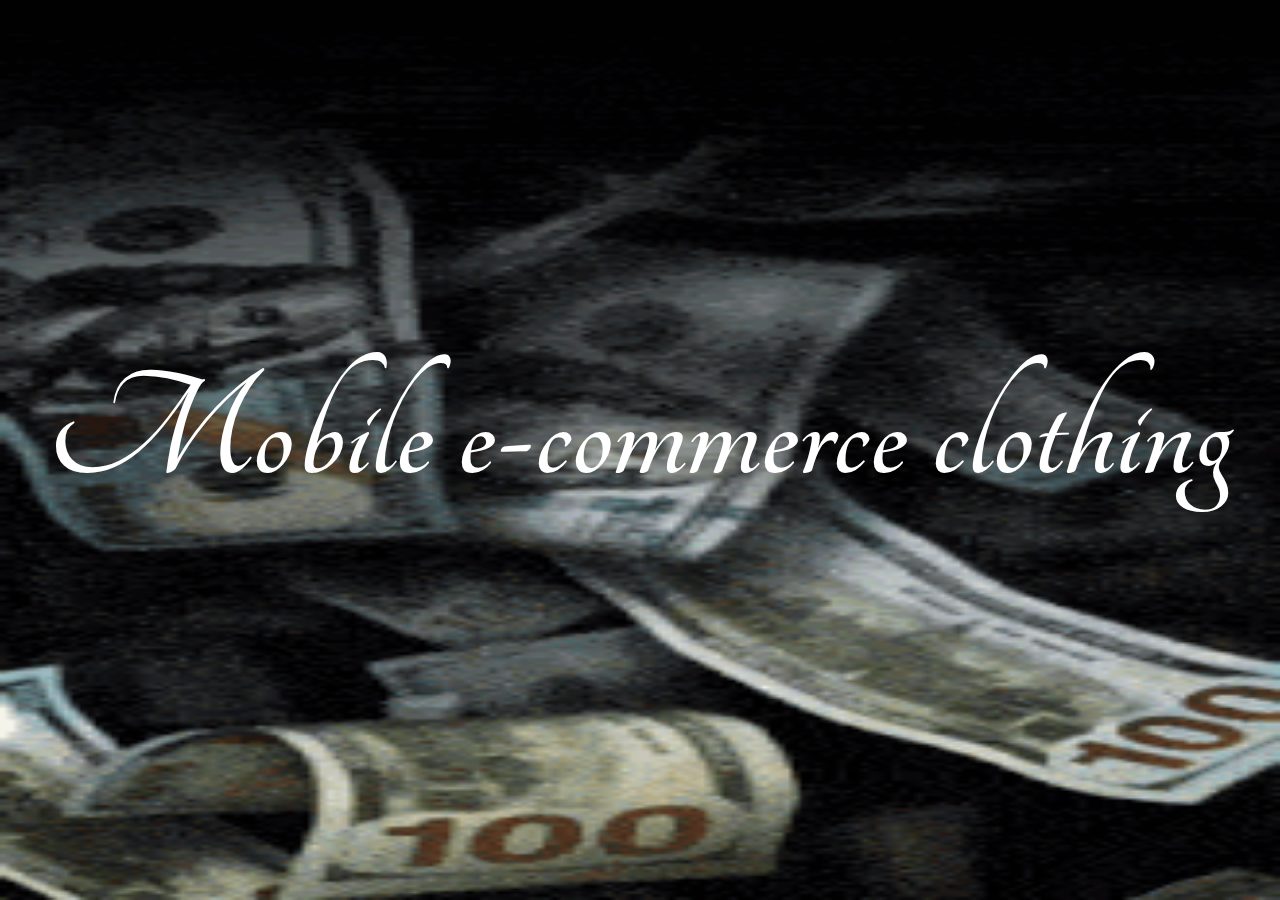
<file: index.html>
<!DOCTYPE html>
<html lang="en">
<head>
    <meta charset="UTF-8">
    <meta name="viewport" content="width=device-width, initial-scale=1.0">
    <title>High-Fidelity ( Splash-Screen )</title>
    <link rel="stylesheet" href="src/css/style.css">
</head>
<body>
    <a href="src/views/home.html">Mobile e-commerce clothing</a>
</body>
</html>
</file>
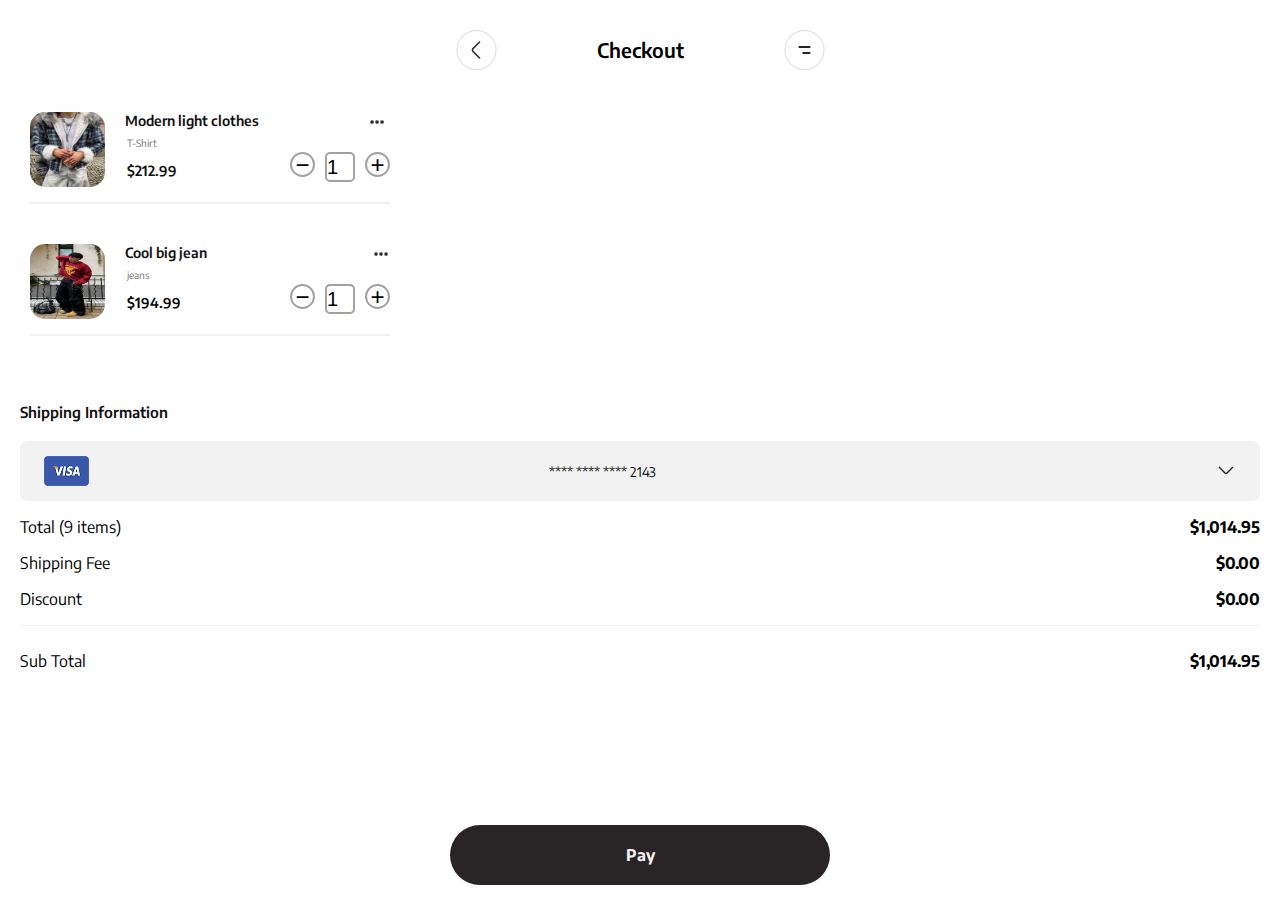
<file: src/views/checkout1.html>
<!DOCTYPE html>
<html lang="en">
<head>
    <meta charset="UTF-8">
    <meta name="viewport" content="width=device-width, initial-scale=1.0">
    <title>High-Fidelity ( Chekout )</title>
    <link rel="stylesheet" href="../css/checkout1.css">
</head>
<body>
    <header>
        <a href="../views/detail1.html">
            <img src="../storage/img/checkout/back_arrow.png" alt="back">
        </a>
        <h1>Checkout</h1>
        <a href="../views/home.html">
            <img src="../storage/img/checkout/menu.png" alt="menu">
        </a>
    </header>
    <main>
        <div class="products">
            <img class="model1" src="../storage/img/checkout/model1.png" alt="model1">
            <p class="Category">Modern light clothes</p>
            <p class="product">T-Shirt</p>
            <p class="worth">$212.99</p>
            <img class="points" src="../storage/img/checkout/points.png" alt="points">
        </div>
        <div class="counter-container">
            <button class="button">−</button>
            <input type="number" value="1" min="0" class="count">
            <button class="button">+</button>
        </div>
        <hr class="linea1">
        <div class="products">
            <img class="model1" src="../storage/img/checkout/model2.png" alt="model1">
            <p class="Category">Cool big jean</p>
            <p class="product1">jeans</p>
            <p class="worth1">$194.99</p>
            <img class="points" src="../storage/img/checkout/points.png" alt="points">
        </div>
        <div class="counter-container">
            <button class="button">−</button>
            <input type="number" value="1" min="0" class="count">
            <button class="button">+</button>
        </div>
        <hr class="linea1">
        <div class="main_content">
            <div class="content_wrapper">
            </div>
            <section class="shipping_information">
                <h1 class="main_section_title">Shipping Information</h1>
                <section class="payment_section">
                    <button class="payment_button">
                        <img src="../storage/img/checkout/visa.png" alt="Credit Card">
                        <div class="payment_button_credit">
                            <span>**** **** **** 2143</span>
                        </div>
                        <label class="custom_checkbox">
                            <img src="../storage/img/checkout/down_arrow.png" alt="">
                            <span class="checkmark"></span>
                        </label>
                    </button>
                    <div class="order-item">
                        <span>Total (9 items)</span>
                        <span>$1,014.95</span>
                    </div>
                    <div class="order-item">
                        <span>Shipping Fee</span>
                        <span>$0.00</span>
                    </div>
    
                    <div class="order-item">
                        <span>Discount</span>
                        <span>$0.00</span>
                    </div>
                    <div class="divider"></div>
                    <div class="order-item-total">
                        <span>Sub Total</span>
                        <span>$1,014.95</span>
                    </div>
                </section>
            </section>
        </main>
        <footer class="footer_section">
            <a href="#" class="pay_now_button">Pay</a>
        </footer> 
        </div>
</body>
</html>
</file>
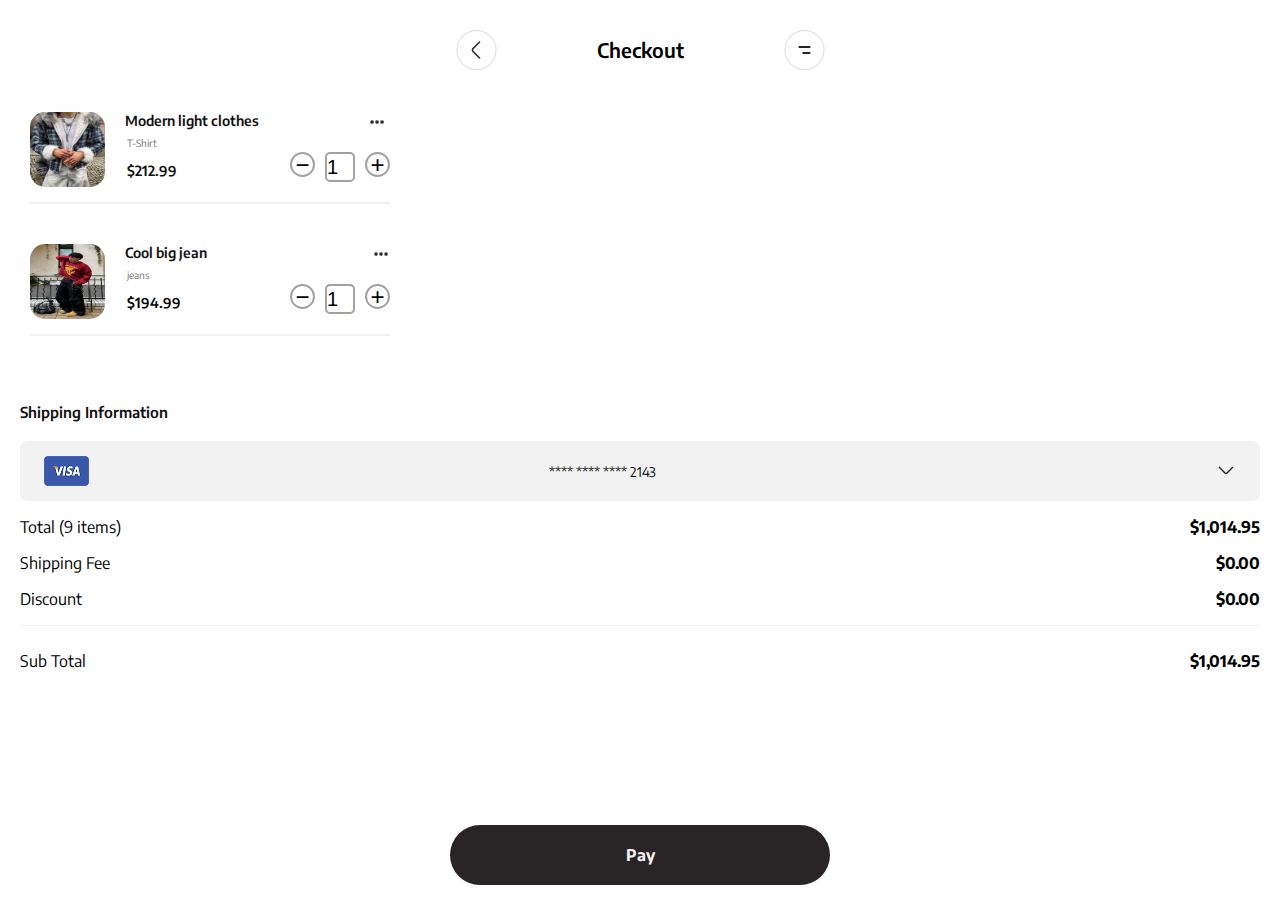
<file: src/views/checkout2.html>
<!DOCTYPE html>
<html lang="en">
<head>
    <meta charset="UTF-8">
    <meta name="viewport" content="width=device-width, initial-scale=1.0">
    <title>High-Fidelity ( Chekout )</title>
    <link rel="stylesheet" href="../css/checkout2.css">
</head>
<body>
    <header>
        <a href="../views/detail2.html">
            <img src="../storage/img/checkout/back_arrow.png" alt="back">
        </a>
        <h1>Checkout</h1>
        <a href="../views/home.html">
            <img src="../storage/img/checkout/menu.png" alt="menu">
        </a>
    </header>
    <main>
        <div class="products">
            <img class="model1" src="../storage/img/checkout/model1.png" alt="model1">
            <p class="Category">Modern light clothes</p>
            <p class="product">T-Shirt</p>
            <p class="worth">$212.99</p>
            <img class="points" src="../storage/img/checkout/points.png" alt="points">
        </div>
        <div class="counter-container">
            <button class="button">−</button>
            <input type="number" value="1" min="0" class="count">
            <button class="button">+</button>
        </div>
        <hr class="linea1">
        <div class="products">
            <img class="model1" src="../storage/img/checkout/model2.png" alt="model1">
            <p class="Category">Cool big jean</p>
            <p class="product1">jeans</p>
            <p class="worth1">$194.99</p>
            <img class="points" src="../storage/img/checkout/points.png" alt="points">
        </div>
        <div class="counter-container">
            <button class="button">−</button>
            <input type="number" value="1" min="0" class="count">
            <button class="button">+</button>
        </div>
        <hr class="linea1">
        <div class="main_content">
            <div class="content_wrapper">
            </div>
            <section class="shipping_information">
                <h1 class="main_section_title">Shipping Information</h1>
                <section class="payment_section">
                    <button class="payment_button">
                        <img src="../storage/img/checkout/visa.png" alt="Credit Card">
                        <div class="payment_button_credit">
                            <span>**** **** **** 2143</span>
                        </div>
                        <label class="custom_checkbox">
                            <img src="../storage/img/checkout/down_arrow.png" alt="">
                            <span class="checkmark"></span>
                        </label>
                    </button>
                    <div class="order-item">
                        <span>Total (9 items)</span>
                        <span>$1,014.95</span>
                    </div>
                    <div class="order-item">
                        <span>Shipping Fee</span>
                        <span>$0.00</span>
                    </div>
    
                    <div class="order-item">
                        <span>Discount</span>
                        <span>$0.00</span>
                    </div>
                    <div class="divider"></div>
                    <div class="order-item-total">
                        <span>Sub Total</span>
                        <span>$1,014.95</span>
                    </div>
                </section>
            </section>
        </main>
        <footer class="footer_section">
            <a href="#" class="pay_now_button">Pay</a>
        </footer> 
        </div>
</body>
</html>
</file>
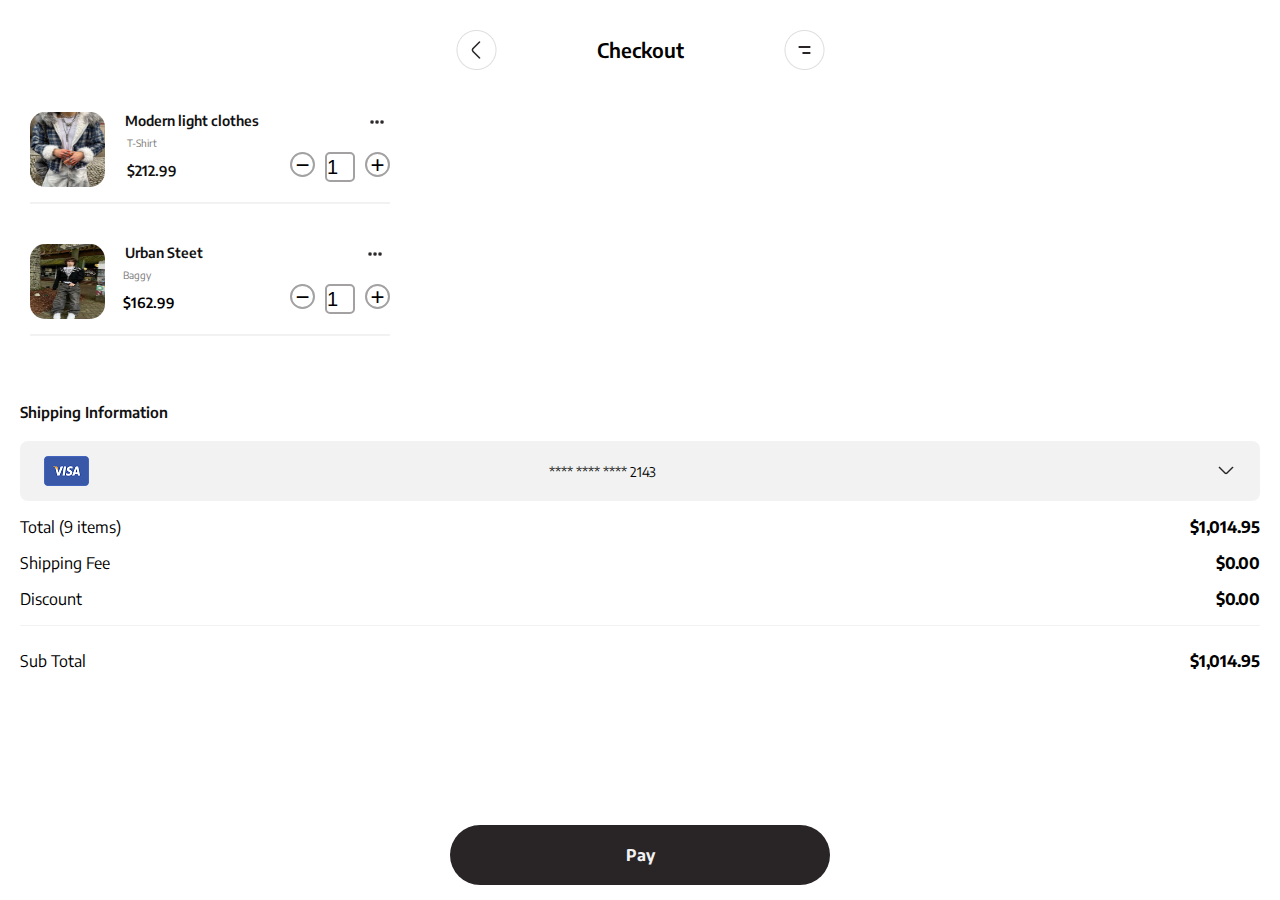
<file: src/views/checkout3.html>
<!DOCTYPE html>
<html lang="en">
<head>
    <meta charset="UTF-8">
    <meta name="viewport" content="width=device-width, initial-scale=1.0">
    <title>High-Fidelity ( Chekout )</title>
    <link rel="stylesheet" href="../css/checkout3.css">
</head>
<body>
    <header>
        <a href="../views/detail3.html">
            <img src="../storage/img/checkout/back_arrow.png" alt="back">
        </a>
        <h1>Checkout</h1>
        <a href="../views/home.html">
            <img src="../storage/img/checkout/menu.png" alt="menu">
        </a>
    </header>
    <main>
        <div class="products">
            <img class="model1" src="../storage/img/checkout/model1.png" alt="model1">
            <p class="Category">Modern light clothes</p>
            <p class="product">T-Shirt</p>
            <p class="worth">$212.99</p>
            <img class="points" src="../storage/img/checkout/points.png" alt="points">
        </div>
        <div class="counter-container">
            <button class="button">−</button>
            <input type="number" value="1" min="0" class="count">
            <button class="button">+</button>
        </div>
        <hr class="linea1">
        <div class="products">
            <img class="model1" src="../storage/img/checkout/model3.png" alt="model1">
            <p class="Category">Urban Steet</p>
            <p class="product1">Baggy</p>
            <p class="worth1">$162.99</p>
            <img class="points" src="../storage/img/checkout/points.png" alt="points">
        </div>
        <div class="counter-container">
            <button class="button">−</button>
            <input type="number" value="1" min="0" class="count">
            <button class="button">+</button>
        </div>
        <hr class="linea1">
        <div class="main_content">
            <div class="content_wrapper">
            </div>
            <section class="shipping_information">
                <h1 class="main_section_title">Shipping Information</h1>
                <section class="payment_section">
                    <button class="payment_button">
                        <img src="../storage/img/checkout/visa.png" alt="Credit Card">
                        <div class="payment_button_credit">
                            <span>**** **** **** 2143</span>
                        </div>
                        <label class="custom_checkbox">
                            <img src="../storage/img/checkout/down_arrow.png" alt="">
                            <span class="checkmark"></span>
                        </label>
                    </button>
                    <div class="order-item">
                        <span>Total (9 items)</span>
                        <span>$1,014.95</span>
                    </div>
                    <div class="order-item">
                        <span>Shipping Fee</span>
                        <span>$0.00</span>
                    </div>
    
                    <div class="order-item">
                        <span>Discount</span>
                        <span>$0.00</span>
                    </div>
                    <div class="divider"></div>
                    <div class="order-item-total">
                        <span>Sub Total</span>
                        <span>$1,014.95</span>
                    </div>
                </section>
            </section>
        </main>
        <footer class="footer_section">
            <a href="#" class="pay_now_button">Pay</a>
        </footer> 
        </div>
</body>
</html>
</file>
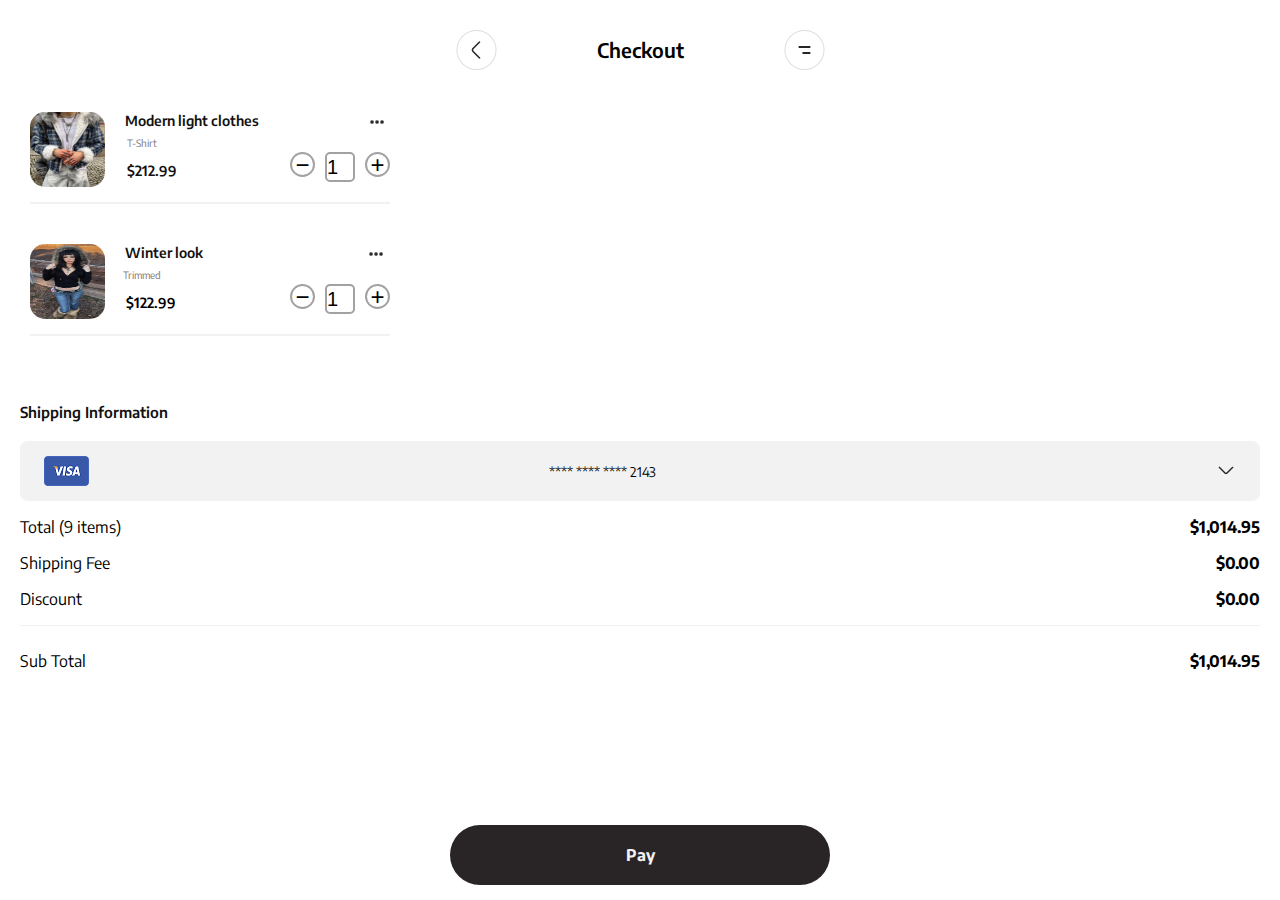
<file: src/views/checkout4.html>
<!DOCTYPE html>
<html lang="en">
<head>
    <meta charset="UTF-8">
    <meta name="viewport" content="width=device-width, initial-scale=1.0">
    <title>High-Fidelity ( Chekout )</title>
    <link rel="stylesheet" href="../css/checkout4.css">
</head>
<body>
    <header>
        <a href="../views/detail4.html">
            <img src="../storage/img/checkout/back_arrow.png" alt="back">
        </a>
        <h1>Checkout</h1>
        <a href="../views/home.html">
            <img src="../storage/img/checkout/menu.png" alt="menu">
        </a>
    </header>
    <main>
        <div class="products">
            <img class="model1" src="../storage/img/checkout/model1.png" alt="model1">
            <p class="Category">Modern light clothes</p>
            <p class="product">T-Shirt</p>
            <p class="worth">$212.99</p>
            <img class="points" src="../storage/img/checkout/points.png" alt="points">
        </div>
        <div class="counter-container">
            <button class="button">−</button>
            <input type="number" value="1" min="0" class="count">
            <button class="button">+</button>
        </div>
        <hr class="linea1">
        <div class="products">
            <img class="model1" src="../storage/img/checkout/model4.png" alt="model1">
            <p class="Category">Winter look</p>
            <p class="product1">Trimmed</p>
            <p class="worth1">$122.99</p>
            <img class="points" src="../storage/img/checkout/points.png" alt="points">
        </div>
        <div class="counter-container">
            <button class="button">−</button>
            <input type="number" value="1" min="0" class="count">
            <button class="button">+</button>
        </div>
        <hr class="linea1">
        <div class="main_content">
            <div class="content_wrapper">
            </div>
            <section class="shipping_information">
                <h1 class="main_section_title">Shipping Information</h1>
                <section class="payment_section">
                    <button class="payment_button">
                        <img src="../storage/img/checkout/visa.png" alt="Credit Card">
                        <div class="payment_button_credit">
                            <span>**** **** **** 2143</span>
                        </div>
                        <label class="custom_checkbox">
                            <img src="../storage/img/checkout/down_arrow.png" alt="">
                            <span class="checkmark"></span>
                        </label>
                    </button>
                    <div class="order-item">
                        <span>Total (9 items)</span>
                        <span>$1,014.95</span>
                    </div>
                    <div class="order-item">
                        <span>Shipping Fee</span>
                        <span>$0.00</span>
                    </div>
    
                    <div class="order-item">
                        <span>Discount</span>
                        <span>$0.00</span>
                    </div>
                    <div class="divider"></div>
                    <div class="order-item-total">
                        <span>Sub Total</span>
                        <span>$1,014.95</span>
                    </div>
                </section>
            </section>
        </main>
        <footer class="footer_section">
            <a href="#" class="pay_now_button">Pay</a>
        </footer> 
        </div>
</body>
</html>
</file>
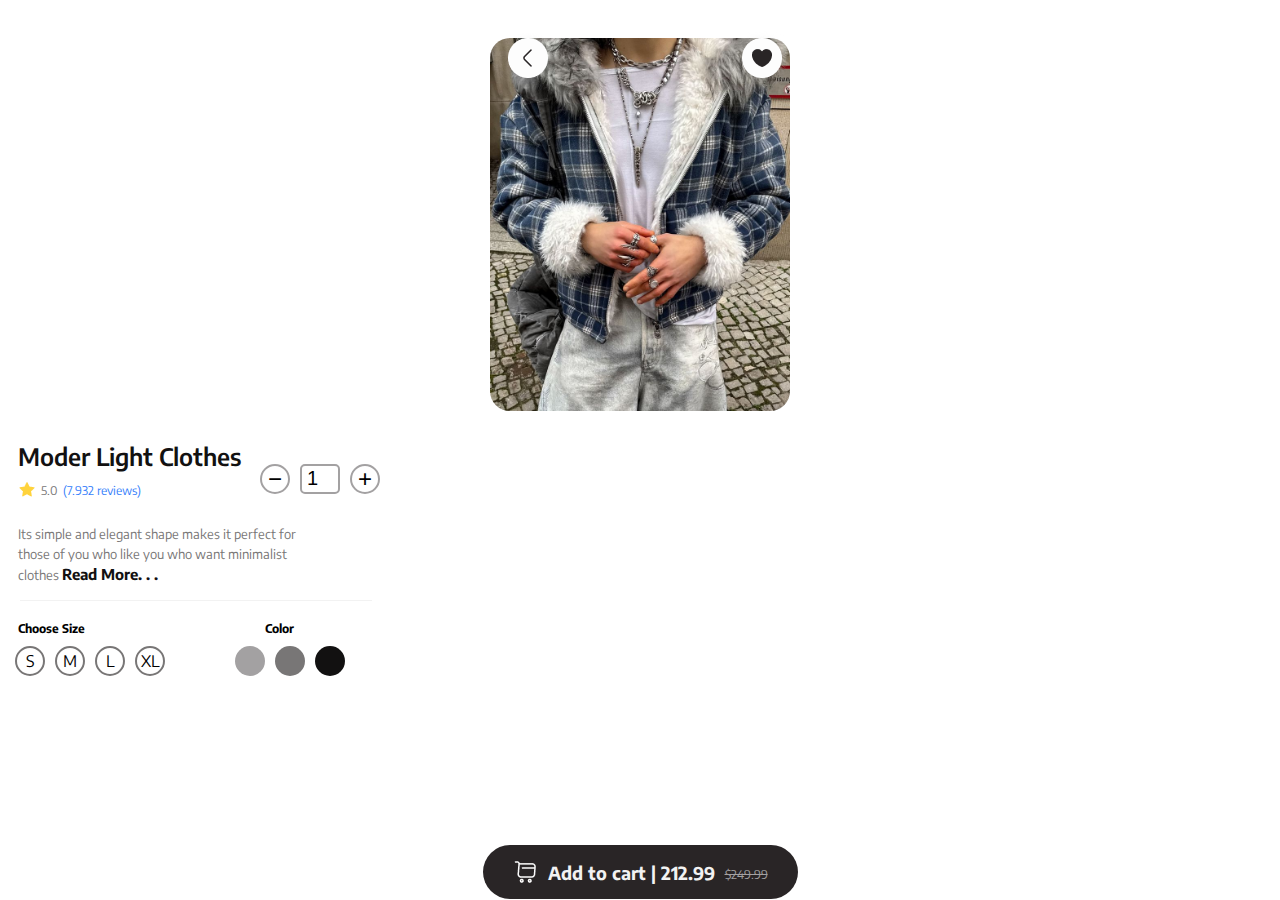
<file: src/views/detail1.html>
<!DOCTYPE html>
<html lang="en">
<head>
    <meta charset="UTF-8">
    <meta name="viewport" content="width=device-width, initial-scale=1.0">
    <title>High-Fidelity ( Detail )</title>
    <link rel="stylesheet" href="../css/detail1.css">
</head>
<body>
    <header>
        <div class="icon_header">
            <a href="../views/home.html">
                <img class="back" src="../storage/img/detail/Back.png" alt="back">
            </a>
            <input class="heart1" type="checkbox">
        </div>
        <img class="model1" src="../storage/img/detail/model1.png" alt="model1">
    </header>
    <main>
        <h1>Moder Light Clothes</h1>
        <div class="category">
            <img class="star" src="../storage/img/detail/star.png" alt="star">
            <p class="number">5.0</p>
            <p class="reviews">(7.932 reviews)</p>
        </div>
        <div class="counter-container">
            <button class="button">−</button>
            <input type="number" value="1" min="0" class="count">
            <button class="button">+</button>
        </div>
        <div class="Information">
            <p>Its simple and elegant shape makes it perfect for <br>
                those of you who like you who want minimalist <br>
                clothes <span>Read More. . .</span></p>
        </div>
        <hr class="line">
        <div class="Options">
            <p>Choose Size</p>
            <p>Color</p>
        </div>
        <div class="size-container">
            <input type="radio" id="size-s" name="size" class="size-input">
            <label for="size-s" class="size-label">S</label>
            <input type="radio" id="size-m" name="size" class="size-input">
            <label for="size-m" class="size-label">M</label>
            <input type="radio" id="size-l" name="size" class="size-input">
            <label for="size-l" class="size-label">L</label>
            <input type="radio" id="size-xl" name="size" class="size-input">
            <label for="size-xl" class="size-label">XL</label>
        </div>
        <div class="color-container">
            <input type="radio" id="color1" name="color" class="color-input">
            <label for="color1" class="color-label color-gray"></label>
            <input type="radio" id="color2" name="color" class="color-input">
            <label for="color2" class="color-label color-darkgray"></label>
            <input type="radio" id="color3" name="color" class="color-input">
            <label for="color3" class="color-label color-black"></label>
        </div>
    </main>
    <footer>
        <section class="total-price">
            <a href="../views/checkout1.html">
                <img src="../storage/img/detail/Main Icon.png" alt=""> Add to cart | 212.99 <samp>$249.99</samp>
            </a>
        </section>
    </footer>
</body>
</html>
</file>
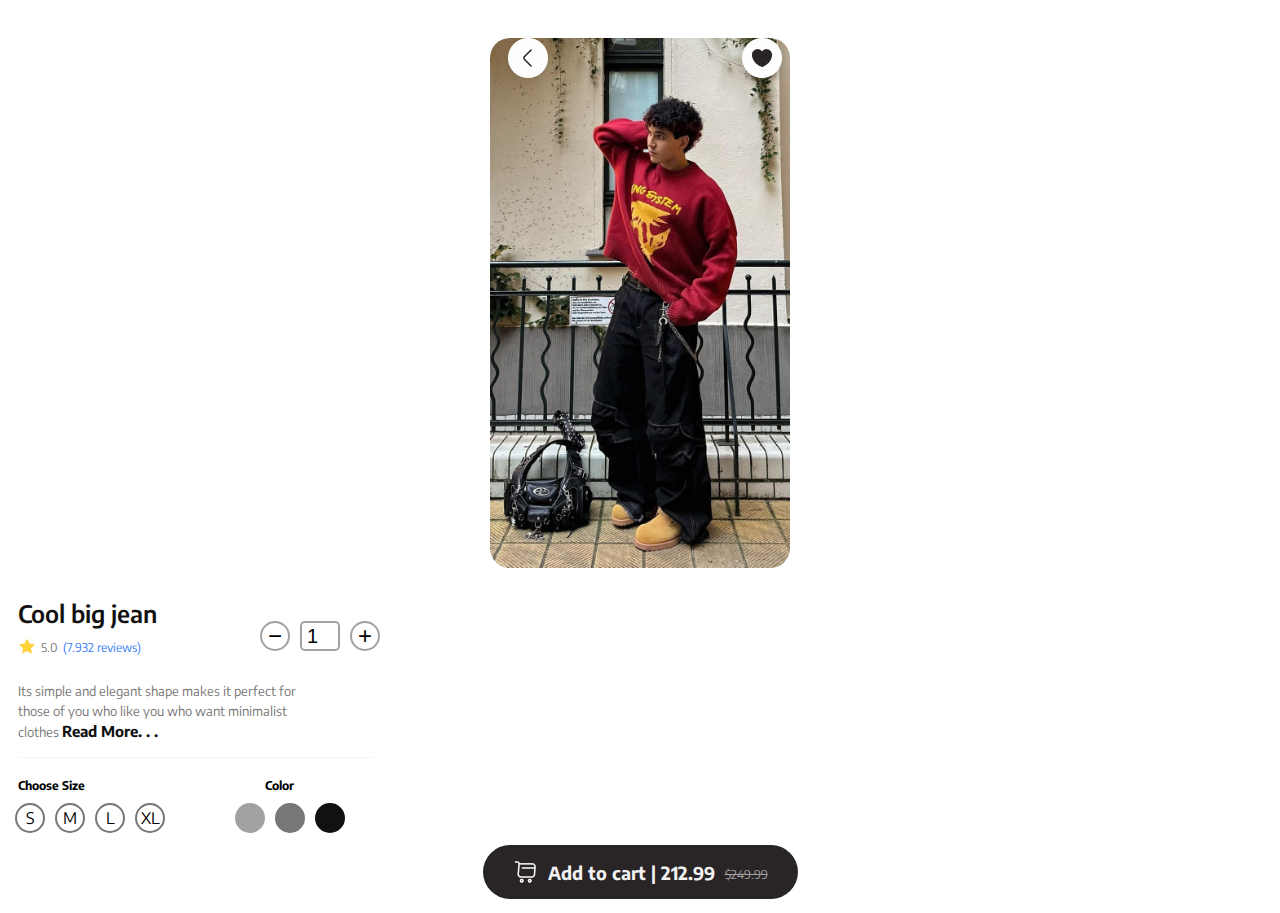
<file: src/views/detail2.html>
<!DOCTYPE html>
<html lang="en">
<head>
    <meta charset="UTF-8">
    <meta name="viewport" content="width=device-width, initial-scale=1.0">
    <title>High-Fidelity ( Detail )</title>
    <link rel="stylesheet" href="../css/detail2.css">
</head>
<body>
    <header>
        <div class="icon_header">
            <a href="../views/home.html">
                <img class="back" src="../storage/img/detail/Back.png" alt="back">
            </a>
            <input class="heart1" type="checkbox">
        </div>
        <img class="model1" src="../storage/img/detail/model2.png" alt="model1">
    </header>
    <main>
        <h1>Cool big jean</h1>
        <div class="category">
            <img class="star" src="../storage/img/detail/star.png" alt="star">
            <p class="number">5.0</p>
            <p class="reviews">(7.932 reviews)</p>
        </div>
        <div class="counter-container">
            <button class="button">−</button>
            <input type="number" value="1" min="0" class="count">
            <button class="button">+</button>
        </div>
        <div class="Information">
            <p>Its simple and elegant shape makes it perfect for <br>
                those of you who like you who want minimalist <br>
                clothes <span>Read More. . .</span></p>
        </div>
        <hr class="line">
        <div class="Options">
            <p>Choose Size</p>
            <p>Color</p>
        </div>
        <div class="size-container">
            <input type="radio" id="size-s" name="size" class="size-input">
            <label for="size-s" class="size-label">S</label>
            <input type="radio" id="size-m" name="size" class="size-input">
            <label for="size-m" class="size-label">M</label>
            <input type="radio" id="size-l" name="size" class="size-input">
            <label for="size-l" class="size-label">L</label>
            <input type="radio" id="size-xl" name="size" class="size-input">
            <label for="size-xl" class="size-label">XL</label>
        </div>
        <div class="color-container">
            <input type="radio" id="color1" name="color" class="color-input">
            <label for="color1" class="color-label color-gray"></label>
            <input type="radio" id="color2" name="color" class="color-input">
            <label for="color2" class="color-label color-darkgray"></label>
            <input type="radio" id="color3" name="color" class="color-input">
            <label for="color3" class="color-label color-black"></label>
        </div>
    </main>
    <footer>
        <section class="total-price">
            <a href="../views/checkout2.html">
                <img src="../storage/img/detail/Main Icon.png" alt=""> Add to cart | 212.99 <samp>$249.99</samp>
            </a>
        </section>
    </footer>
</body>
</html>
</file>
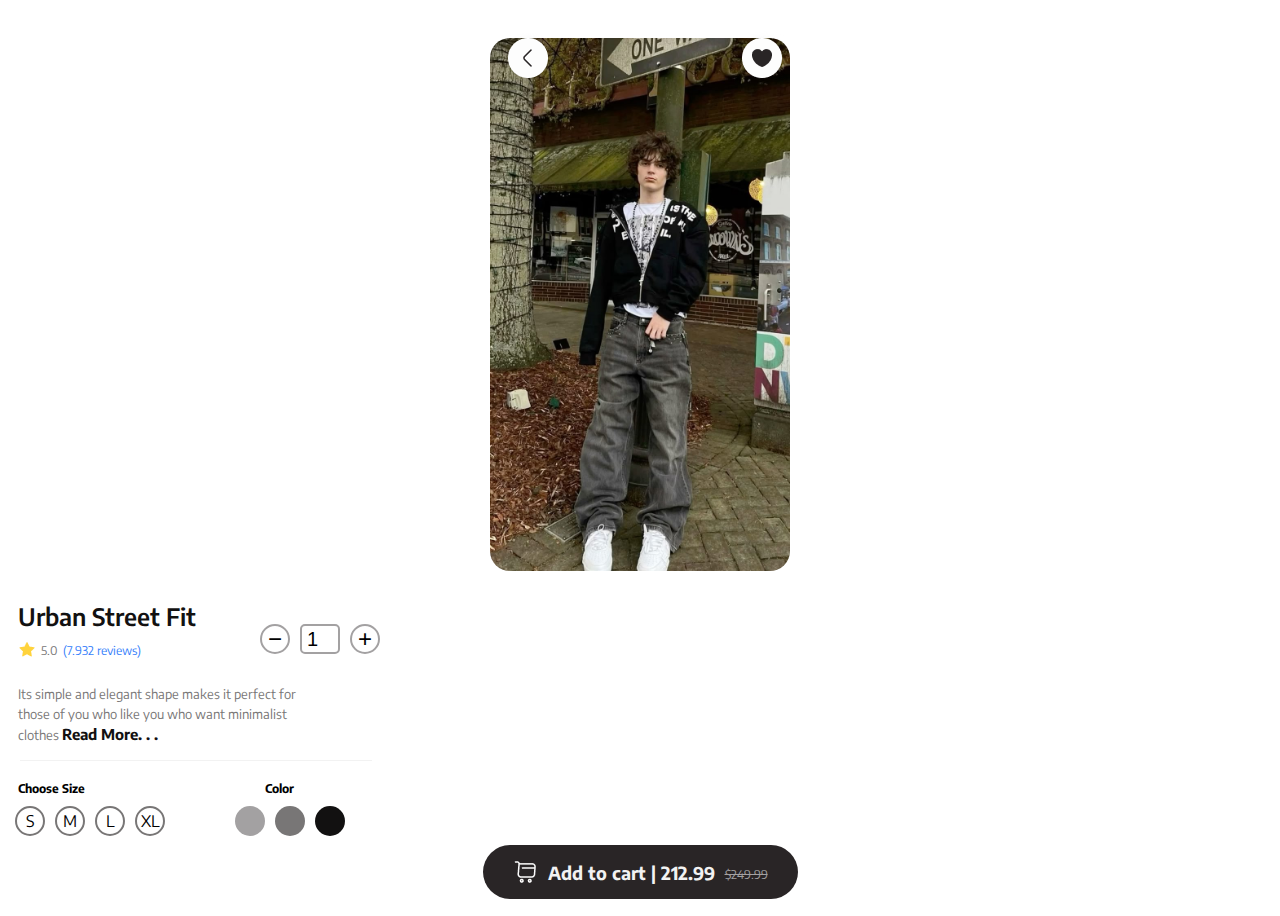
<file: src/views/detail3.html>
<!DOCTYPE html>
<html lang="en">
<head>
    <meta charset="UTF-8">
    <meta name="viewport" content="width=device-width, initial-scale=1.0">
    <title>High-Fidelity ( Detail )</title>
    <link rel="stylesheet" href="../css/detail3.css">
</head>
<body>
    <header>
        <div class="icon_header">
            <a href="../views/home.html">
                <img class="back" src="../storage/img/detail/Back.png" alt="back">
            </a>
            <input class="heart1" type="checkbox">
        </div>
        <img class="model1" src="../storage/img/detail/model3.png" alt="model1">
    </header>
    <main>
        <h1>Urban Street Fit</h1>
        <div class="category">
            <img class="star" src="../storage/img/detail/star.png" alt="star">
            <p class="number">5.0</p>
            <p class="reviews">(7.932 reviews)</p>
        </div>
        <div class="counter-container">
            <button class="button">−</button>
            <input type="number" value="1" min="0" class="count">
            <button class="button">+</button>
        </div>
        <div class="Information">
            <p>Its simple and elegant shape makes it perfect for <br>
                those of you who like you who want minimalist <br>
                clothes <span>Read More. . .</span></p>
        </div>
        <hr class="line">
        <div class="Options">
            <p>Choose Size</p>
            <p>Color</p>
        </div>
        <div class="size-container">
            <input type="radio" id="size-s" name="size" class="size-input">
            <label for="size-s" class="size-label">S</label>
            <input type="radio" id="size-m" name="size" class="size-input">
            <label for="size-m" class="size-label">M</label>
            <input type="radio" id="size-l" name="size" class="size-input">
            <label for="size-l" class="size-label">L</label>
            <input type="radio" id="size-xl" name="size" class="size-input">
            <label for="size-xl" class="size-label">XL</label>
        </div>
        <div class="color-container">
            <input type="radio" id="color1" name="color" class="color-input">
            <label for="color1" class="color-label color-gray"></label>
            <input type="radio" id="color2" name="color" class="color-input">
            <label for="color2" class="color-label color-darkgray"></label>
            <input type="radio" id="color3" name="color" class="color-input">
            <label for="color3" class="color-label color-black"></label>
        </div>
    </main>
    <footer>
        <section class="total-price">
            <a href="../views/checkout3.html">
                <img src="../storage/img/detail/Main Icon.png" alt=""> Add to cart | 212.99 <samp>$249.99</samp>
            </a>
        </section>
    </footer>
</body>
</html>
</file>
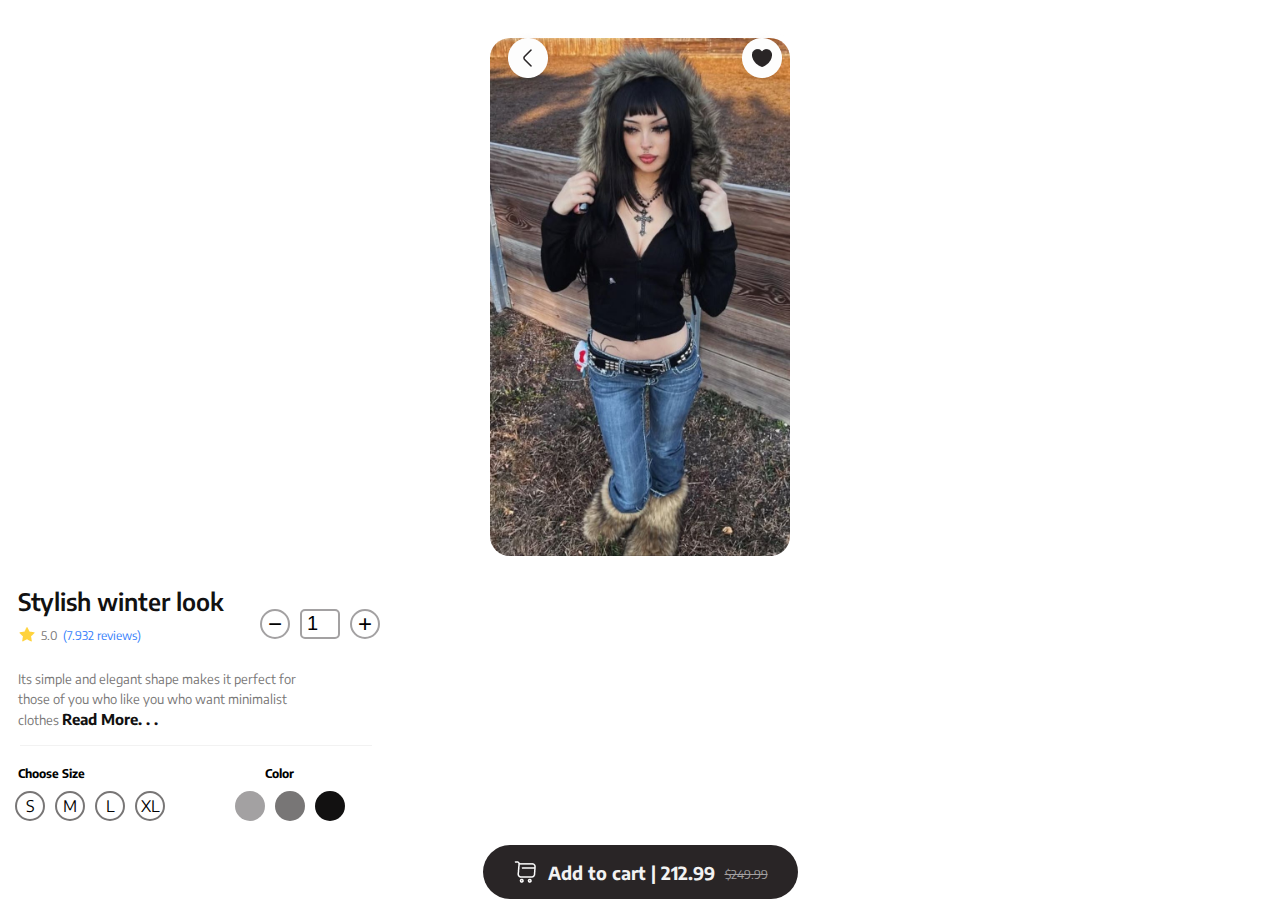
<file: src/views/detail4.html>
<!DOCTYPE html>
<html lang="en">
<head>
    <meta charset="UTF-8">
    <meta name="viewport" content="width=device-width, initial-scale=1.0">
    <title>High-Fidelity ( Detail )</title>
    <link rel="stylesheet" href="../css/detail4.css">
</head>
<body>
    <header>
        <div class="icon_header">
            <a href="../views/home.html">
                <img class="back" src="../storage/img/detail/Back.png" alt="back">
            </a>
            <input class="heart1" type="checkbox">
        </div>
        <img class="model1" src="../storage/img/detail/model4.png" alt="model1">
    </header>
    <main>
        <h1>Stylish winter look </h1>
        <div class="category">
            <img class="star" src="../storage/img/detail/star.png" alt="star">
            <p class="number">5.0</p>
            <p class="reviews">(7.932 reviews)</p>
        </div>
        <div class="counter-container">
            <button class="button">−</button>
            <input type="number" value="1" min="0" class="count">
            <button class="button">+</button>
        </div>
        <div class="Information">
            <p>Its simple and elegant shape makes it perfect for <br>
                those of you who like you who want minimalist <br>
                clothes <span>Read More. . .</span></p>
        </div>
        <hr class="line">
        <div class="Options">
            <p>Choose Size</p>
            <p>Color</p>
        </div>
        <div class="size-container">
            <input type="radio" id="size-s" name="size" class="size-input">
            <label for="size-s" class="size-label">S</label>
            <input type="radio" id="size-m" name="size" class="size-input">
            <label for="size-m" class="size-label">M</label>
            <input type="radio" id="size-l" name="size" class="size-input">
            <label for="size-l" class="size-label">L</label>
            <input type="radio" id="size-xl" name="size" class="size-input">
            <label for="size-xl" class="size-label">XL</label>
        </div>
        <div class="color-container">
            <input type="radio" id="color1" name="color" class="color-input">
            <label for="color1" class="color-label color-gray"></label>
            <input type="radio" id="color2" name="color" class="color-input">
            <label for="color2" class="color-label color-darkgray"></label>
            <input type="radio" id="color3" name="color" class="color-input">
            <label for="color3" class="color-label color-black"></label>
        </div>
    </main>
    <footer>
        <section class="total-price">
            <a href="../views/checkout4.html">
                <img src="../storage/img/detail/Main Icon.png" alt=""> Add to cart | 212.99 <samp>$249.99</samp>
            </a>
        </section>
    </footer>
</body>
</html>
</file>
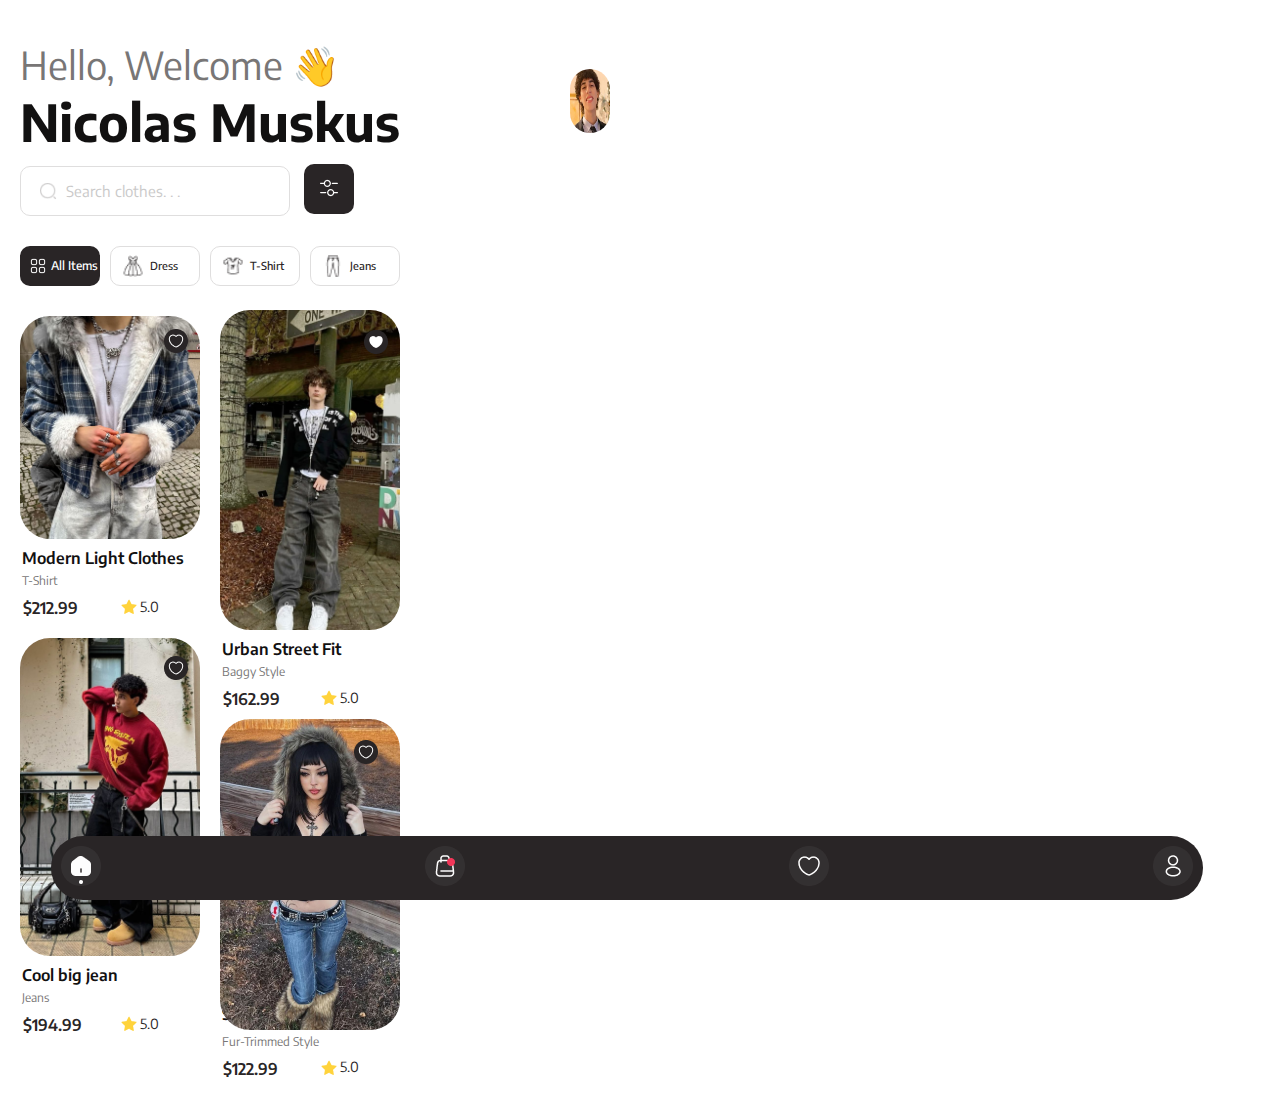
<file: src/views/home.html>
<!DOCTYPE html>
<html lang="en">

<head>
    <meta charset="UTF-8">
    <meta name="viewport" content="width=device-width, initial-scale=1.0">
    <title>High-Fidelity ( Home )</title>
    <link rel="stylesheet" href="../css/home.css">
</head>

<body>
    <header>
        <h1>Hello, Welcome 👋</h1>
        <div class="description_user">
            <p>Nicolas Muskus</p>
            <img class="user" src="../storage/img/home/user.png" alt="user">
        </div>
        <div class="user_search">
            <div class="input_search">
                <input class="search" type="search" name="Search" id="search" placeholder="Search clothes. . .">
                <button class="menu"><img src="../storage/img/home/icon_menu.png" alt="menu"></button>
            </div>
        </div>
    </header>
    <ul class="category">
        <li class="category-item1">
            <a class="category-link1" href="home.html">
                <img src="../storage/img/home/icon_all_items.png" alt="All Items">
                All Items
            </a>
        </li>
        <li class="category-item">
            <a class="category-link" href="home.html">
                <img src="../storage/img/home/icon_dress.png" alt="Dress">
                Dress
            </a>
        </li>
        <li class="category-item">
            <a class="category-link" href="home.html">
                <img src="../storage/img/home/icon_T-Shirt.png" alt="T-Shirt">
                T-Shirt
            </a>
        </li>
        <li class="category-item">
            <a class="category-link" href="home.html">
                <img src="../storage/img/home/icon_jeans.png" alt="Jeans">
                Jeans
            </a>
        </li>
    </ul>
    <main>
        <div class="product1">
            <a href="../views/detail1.html">
                <img class="model1" src="../storage/img/home/model1.png" alt="model1">
            </a>
            <input class="heart1" type="checkbox">
            <p class="product1head">Modern Light Clothes</p>
            <p class="product1category">T-Shirt</p>
            <p class="product1worth">$212.99</p>
            <img class="star1" src="../storage/img/home/icon_star.png" alt="icon_star">
            <p class="product1vall">5.0</p>
        </div>
        <div class="product2">
            <a href="../views/detail2.html">
                <img class="model2" src="../storage/img/home/model2.png" alt="model2">
            </a>
            <input class="heart2" type="checkbox">
            <p class="product2head">Cool big jean</p>
            <p class="product2category">Jeans</p>
            <p class="product2worth">$194.99</p>
            <img class="star2" src="../storage/img/home/icon_star.png" alt="icon_star">
            <p class="product2vall">5.0</p>
        </div>
        <div class="product3">
            <a href="../views/detail3.html">
                <img class="model3" src="../storage/img/home/model3.png" alt="model3">
            </a>
            <input class="heart3" type="checkbox">
            <p class="product3head">Urban Street Fit</p>
            <p class="product3category">Baggy Style</p>
            <p class="product3worth">$162.99</p>
            <img class="star3" src="../storage/img/home/icon_star.png" alt="icon_star">
            <p class="product3vall">5.0</p>
        </div>
        <div class="product4">
            <a href="../views/detail4.html">
                <img class="model4" src="../storage/img/home/model4.png" alt="model4">
            </a>
            <input class="heart4" type="checkbox">
            <p class="product4head">Stylish winter look</p>
            <p class="product4category">Fur-Trimmed Style</p>
            <p class="product4worth">$122.99</p>
            <img class="star4" src="../storage/img/home/icon_star.png" alt="icon_star">
            <p class="product4vall">5.0</p>
        </div>
    </main>
    <footer>
        <div class="footer_shadow">
            <img src="../storage/img/home/Shadow.png" alt="Shadow">
        </div>
        <div class="footer_icon">
            <a href="../views/home.html">
                <img class="social-icon" src="../storage/img/home/Home.png" alt="Home">
            </a>
            <a href="../views/detail.html">
                <img class="social-icon" src="../storage/img/home/Cart.png" alt="Cart">
            </a>
            <a href="../vies">
                <img class="social-icon" src="../storage/img/home/Favourite.png" alt="Favourite">
            </a>
            <a href="">
                <img class="social-icon" src="../storage/img/home/Account.png" alt="">
            </a>
        </div>
    </footer>
</body>

</html>
</file>
<file: src/css/style.css>
@import url(variables.css);
*{
    margin: 0;
    padding: 0;
    box-sizing: border-box;
}

body{
    background-image: url(../storage/img/splash-creen/background.gif);
    background-repeat: no-repeat;
    background-size: 100vw 100vh;
}

a{
    display: flex;
    justify-self: center;
    margin-top: 350px;
    text-decoration: none;
    color: var(--color-6);
    font-size: 12.5vw;
    font-family: "Tangerine-Bold";
}
</file>
<file: src/css/checkout1.css>
@import url(variables.css);
*{
    margin: 0;
    padding: 0;
    box-sizing: border-box;
}
/* --------------------------------------- HEADER -----------------------------------------*/

header{
    display: flex;
    gap: 100px;
    justify-self: center;
    font-size: 10px;
    margin-top: 30px;
}
h1{
    margin-top: 7px;
    font-family: "EncodeSans-SemiBold";
}
/* --------------------------------------- MAIN -----------------------------------------*/
.products{
    display: flex;
}
.model1{
    margin-top: 40px;
    margin-left: 30px;
    width: 75px;
    height: 75px;
    border-radius: 15px;
}
.Category{
    font-family: "EncodeSans-SemiBold";
    font-size: 14px;
    margin-top: 40px;
    margin-left: 20px;
    color: var(--color-9);
}
.points{
    margin-top: 40px;
    margin-left: 190px;
    width: 20px;
    height: 20px;
}
.product{
    font-family: "EncodeSans-Regular";
    font-size: 10px;
    color: var(--color-2);
    margin-top: 65px;
    margin-left: -132px;
}
.worth{
    font-family: "EncodeSans-SemiBold";
    font-size: 14px;
    margin-top: 90px;
    margin-left: -30px;
    color: var(--color-9);
}
.counter-container {
    display: flex;
    position: relative;
    margin-left: 290px;
    margin-top: -35px;
    gap: 10px;
}

.button {
    width: 25px;
    height: 25px;
    border: 2px solid var(--color-3);
    border-radius: 50%;
    display: flex;
    justify-content: center;
    align-items: center;
    font-size: 24px;
    background-color:var(--color-6);
}

.button:hover {
    background-color:var(--color-2);
}
.number{
    color: var(--color-2);
    margin-top: 2px;
}
.count {
    width: 30px;
    height: 30px;
    text-align: center;
    font-size: 20px;
    border: 2px solid var(--color-3);
    border-radius: 5px;
}
.linea1{
    border: 0;
    border: 1px solid var(--color-4);
    margin-top: 20px;
    margin-left: 30px;
    width: 360px;
}
.product1{
    font-family: "EncodeSans-Regular";
    font-size: 10px;
    color: var(--color-2);
    margin-top: 65px;
    margin-left: -80px;
}
.worth1{
    font-family: "EncodeSans-SemiBold";
    font-size: 14px;
    margin-top: 90px;
    margin-left: -23px;
}
.main_content {
    display: flex;
    flex-direction: column;
    flex-grow: 1;
}

.content_wrapper {
    margin-top: 40px; 
}

.shipping_information {
    background-color: var(--color-6);
    padding: 20px;
}

.main_section_title {
    font-size: 15px;
    font-family: "EncodeSans-SemiBold";
    color: var(--color-5);
    margin-bottom: 20px;
}

.order-item,
.order-item-total {
    display: flex;
    justify-content: space-between;
    font-size: 16px;
    margin-bottom: 16px;
}
.order-item span:first-child, 
.order-item-total span:first-child {
    font-family: "EncodeSans-Regular"; 
}


.order-item span:last-child, 
.order-item-total span:last-child {
    font-family: "EncodeSans-Bold"; 
}

.divider {
    height: 1px;
    background-color: var(--color-4);
    margin: 14.5px 0 24.5px 0;
}


.payment_button {
    display: flex;
    align-items: center;
    justify-content: space-between ;
    width: 100%;
    height: 60px;
    padding: 0 24px;
    border: none;
    border-radius: 8px;
    background-color: var(--color-4);
    cursor: pointer;
    margin-bottom: 16px;   
}

.payment_button_credit {
    display: flex;
    align-items: center;
    margin-left: -100px; 
}

.payment_button_credit span {
    font-family: "EncodeSans-Regular"; 
}

.footer_section {
    width: 100%;
    position: fixed;
    bottom: 0;
    background-color: var(--color-6);
    padding: 15px 0;
    display: flex;
    justify-content: center;
}

.pay_now_button {
    background-color: var(--color-1);
    color: var(--color-4);
    padding: 10px 30px;
    border-radius: 40px;
    cursor: pointer;
    font-size: 16px;
    width: 380px;
    height: 60px;
    display: flex;
    align-items: center;
    justify-content: center;
    text-decoration: none;
    font-family: "EncodeSans-Bold";
}
/* --------------------------------------- CELULARES -----------------------------------------*/
@media (min-width:310px) and (max-width:359px) {   
    header{
        gap: 75px;
    }
    .points{
        margin-left: 160px;
    }
    .counter-container {
        margin-left: 235px;
    }
    .linea1{
        width: 330px;
        margin-left: 10px;
    }
    .products{
        display: flex;
        margin-left: -20px;
    }
}
@media (min-width:360px) and (max-width:375px) {   
    header{
        gap: 75px;
    }
    .points{
        margin-left: 160px;
    }
    .counter-container {
        margin-left: 255px;
    }
}
@media (min-width:376px) and (max-width:430px) {   
    header{
        gap: 75px;
    }
    .points{
        margin-left: 160px;
    }
    .counter-container {
        margin-left: 255px;
    }
    .products{
        display: flex;
    }
}
</file>
<file: src/css/checkout2.css>
@import url(variables.css);
*{
    margin: 0;
    padding: 0;
    box-sizing: border-box;
}
/* --------------------------------------- HEADER -----------------------------------------*/

header{
    display: flex;
    gap: 100px;
    justify-self: center;
    font-size: 10px;
    margin-top: 30px;
}
h1{
    margin-top: 7px;
    font-family: "EncodeSans-SemiBold";
}
/* --------------------------------------- MAIN -----------------------------------------*/
.products{
    display: flex;
}
.model1{
    margin-top: 40px;
    margin-left: 30px;
    width: 75px;
    height: 75px;
    border-radius: 15px;
}
.Category{
    font-family: "EncodeSans-SemiBold";
    font-size: 14px;
    margin-top: 40px;
    margin-left: 20px;
    color: var(--color-9);
}
.points{
    margin-top: 40px;
    margin-left: 190px;
    width: 20px;
    height: 20px;
}
.product{
    font-family: "EncodeSans-Regular";
    font-size: 10px;
    color: var(--color-2);
    margin-top: 65px;
    margin-left: -132px;
}
.worth{
    font-family: "EncodeSans-SemiBold";
    font-size: 14px;
    margin-top: 90px;
    margin-left: -30px;
    color: var(--color-9);
}
.counter-container {
    display: flex;
    position: relative;
    margin-left: 290px;
    margin-top: -35px;
    gap: 10px;
}

.button {
    width: 25px;
    height: 25px;
    border: 2px solid var(--color-3);
    border-radius: 50%;
    display: flex;
    justify-content: center;
    align-items: center;
    font-size: 24px;
    background-color:var(--color-6);
}

.button:hover {
    background-color:var(--color-2);
}
.number{
    color: var(--color-2);
    margin-top: 2px;
}
.count {
    width: 30px;
    height: 30px;
    text-align: center;
    font-size: 20px;
    border: 2px solid var(--color-3);
    border-radius: 5px;
}
.linea1{
    border: 0;
    border: 1px solid var(--color-4);
    margin-top: 20px;
    margin-left: 30px;
    width: 360px;
}
.product1{
    font-family: "EncodeSans-Regular";
    font-size: 10px;
    color: var(--color-2);
    margin-top: 65px;
    margin-left: -80px;
}
.worth1{
    font-family: "EncodeSans-SemiBold";
    font-size: 14px;
    margin-top: 90px;
    margin-left: -23px;
}
.main_content {
    display: flex;
    flex-direction: column;
    flex-grow: 1;
}

.content_wrapper {
    margin-top: 40px; 
}

.shipping_information {
    background-color: var(--color-6);
    padding: 20px;
}

.main_section_title {
    font-size: 15px;
    font-family: "EncodeSans-SemiBold";
    color: var(--color-5);
    margin-bottom: 20px;
}

.order-item,
.order-item-total {
    display: flex;
    justify-content: space-between;
    font-size: 16px;
    margin-bottom: 16px;
}
.order-item span:first-child, 
.order-item-total span:first-child {
    font-family: "EncodeSans-Regular"; 
}


.order-item span:last-child, 
.order-item-total span:last-child {
    font-family: "EncodeSans-Bold"; 
}

.divider {
    height: 1px;
    background-color: var(--color-4);
    margin: 14.5px 0 24.5px 0;
}


.payment_button {
    display: flex;
    align-items: center;
    justify-content: space-between ;
    width: 100%;
    height: 60px;
    padding: 0 24px;
    border: none;
    border-radius: 8px;
    background-color: var(--color-4);
    cursor: pointer;
    margin-bottom: 16px;   
}

.payment_button_credit {
    display: flex;
    align-items: center;
    margin-left: -100px; 
}

.payment_button_credit span {
    font-family: "EncodeSans-Regular"; 
}

.footer_section {
    width: 100%;
    position: fixed;
    bottom: 0;
    background-color: var(--color-6);
    padding: 15px 0;
    display: flex;
    justify-content: center;
}

.pay_now_button {
    background-color: var(--color-1);
    color: var(--color-4);
    padding: 10px 30px;
    border-radius: 40px;
    cursor: pointer;
    font-size: 16px;
    width: 380px;
    height: 60px;
    display: flex;
    align-items: center;
    justify-content: center;
    text-decoration: none;
    font-family: "EncodeSans-Bold";
}
/* --------------------------------------- CELULARES -----------------------------------------*/
@media (min-width:310px) and (max-width:359px) {   
    header{
        gap: 75px;
    }
    .points{
        margin-left: 160px;
    }
    .counter-container {
        margin-left: 235px;
    }
    .linea1{
        width: 330px;
        margin-left: 10px;
    }
    .products{
        display: flex;
        margin-left: -20px;
    }
}
@media (min-width:360px) and (max-width:375px) {   
    header{
        gap: 75px;
    }
    .points{
        margin-left: 160px;
    }
    .counter-container {
        margin-left: 255px;
    }
}
@media (min-width:376px) and (max-width:430px) {   
    header{
        gap: 75px;
    }
    .points{
        margin-left: 160px;
    }
    .counter-container {
        margin-left: 255px;
    }
    .products{
        display: flex;
    }
}
</file>
<file: src/css/checkout3.css>
@import url(variables.css);
*{
    margin: 0;
    padding: 0;
    box-sizing: border-box;
}
/* --------------------------------------- HEADER -----------------------------------------*/

header{
    display: flex;
    gap: 100px;
    justify-self: center;
    font-size: 10px;
    margin-top: 30px;
}
h1{
    margin-top: 7px;
    font-family: "EncodeSans-SemiBold";
}
/* --------------------------------------- MAIN -----------------------------------------*/
.products{
    display: flex;
}
.model1{
    margin-top: 40px;
    margin-left: 30px;
    width: 75px;
    height: 75px;
    border-radius: 15px;
}
.Category{
    font-family: "EncodeSans-SemiBold";
    font-size: 14px;
    margin-top: 40px;
    margin-left: 20px;
    color: var(--color-9);
}
.points{
    margin-top: 40px;
    margin-left: 190px;
    width: 20px;
    height: 20px;
}
.product{
    font-family: "EncodeSans-Regular";
    font-size: 10px;
    color: var(--color-2);
    margin-top: 65px;
    margin-left: -132px;
}
.worth{
    font-family: "EncodeSans-SemiBold";
    font-size: 14px;
    margin-top: 90px;
    margin-left: -30px;
    color: var(--color-9);
}
.counter-container {
    display: flex;
    position: relative;
    margin-left: 290px;
    margin-top: -35px;
    gap: 10px;
}

.button {
    width: 25px;
    height: 25px;
    border: 2px solid var(--color-3);
    border-radius: 50%;
    display: flex;
    justify-content: center;
    align-items: center;
    font-size: 24px;
    background-color:var(--color-6);
}

.button:hover {
    background-color:var(--color-2);
}
.number{
    color: var(--color-2);
    margin-top: 2px;
}
.count {
    width: 30px;
    height: 30px;
    text-align: center;
    font-size: 20px;
    border: 2px solid var(--color-3);
    border-radius: 5px;
}
.linea1{
    border: 0;
    border: 1px solid var(--color-4);
    margin-top: 20px;
    margin-left: 30px;
    width: 360px;
}
.product1{
    font-family: "EncodeSans-Regular";
    font-size: 10px;
    color: var(--color-2);
    margin-top: 65px;
    margin-left: -80px;
}
.worth1{
    font-family: "EncodeSans-SemiBold";
    font-size: 14px;
    margin-top: 90px;
    margin-left: -28px;
}
.main_content {
    display: flex;
    flex-direction: column;
    flex-grow: 1;
}

.content_wrapper {
    margin-top: 40px; 
}

.shipping_information {
    background-color: var(--color-6);
    padding: 20px;
}

.main_section_title {
    font-size: 15px;
    font-family: "EncodeSans-SemiBold";
    color: var(--color-5);
    margin-bottom: 20px;
}

.order-item,
.order-item-total {
    display: flex;
    justify-content: space-between;
    font-size: 16px;
    margin-bottom: 16px;
}
.order-item span:first-child, 
.order-item-total span:first-child {
    font-family: "EncodeSans-Regular"; 
}


.order-item span:last-child, 
.order-item-total span:last-child {
    font-family: "EncodeSans-Bold"; 
}

.divider {
    height: 1px;
    background-color: var(--color-4);
    margin: 14.5px 0 24.5px 0;
}


.payment_button {
    display: flex;
    align-items: center;
    justify-content: space-between ;
    width: 100%;
    height: 60px;
    padding: 0 24px;
    border: none;
    border-radius: 8px;
    background-color: var(--color-4);
    cursor: pointer;
    margin-bottom: 16px;   
}

.payment_button_credit {
    display: flex;
    align-items: center;
    margin-left: -100px; 
}

.payment_button_credit span {
    font-family: "EncodeSans-Regular"; 
}

.footer_section {
    width: 100%;
    position: fixed;
    bottom: 0;
    background-color: var(--color-6);
    padding: 15px 0;
    display: flex;
    justify-content: center;
}

.pay_now_button {
    background-color: var(--color-1);
    color: var(--color-4);
    padding: 10px 30px;
    border-radius: 40px;
    cursor: pointer;
    font-size: 16px;
    width: 380px;
    height: 60px;
    display: flex;
    align-items: center;
    justify-content: center;
    text-decoration: none;
    font-family: "EncodeSans-Bold";
}
/* --------------------------------------- CELULARES -----------------------------------------*/
@media (min-width:310px) and (max-width:359px) {   
    header{
        gap: 75px;
    }
    .points{
        margin-left: 160px;
    }
    .counter-container {
        margin-left: 235px;
    }
    .linea1{
        width: 330px;
        margin-left: 10px;
    }
    .products{
        display: flex;
        margin-left: -20px;
    }
}
@media (min-width:360px) and (max-width:375px) {   
    header{
        gap: 75px;
    }
    .points{
        margin-left: 160px;
    }
    .counter-container {
        margin-left: 255px;
    }
}
@media (min-width:376px) and (max-width:430px) {   
    header{
        gap: 75px;
    }
    .points{
        margin-left: 160px;
    }
    .counter-container {
        margin-left: 255px;
    }
    .products{
        display: flex;
    }
}
</file>
<file: src/css/checkout4.css>
@import url(variables.css);
*{
    margin: 0;
    padding: 0;
    box-sizing: border-box;
}
/* --------------------------------------- HEADER -----------------------------------------*/

header{
    display: flex;
    gap: 100px;
    justify-self: center;
    font-size: 10px;
    margin-top: 30px;
}
h1{
    margin-top: 7px;
    font-family: "EncodeSans-SemiBold";
}
/* --------------------------------------- MAIN -----------------------------------------*/
.products{
    display: flex;
}
.model1{
    margin-top: 40px;
    margin-left: 30px;
    width: 75px;
    height: 75px;
    border-radius: 15px;
}
.Category{
    font-family: "EncodeSans-SemiBold";
    font-size: 14px;
    margin-top: 40px;
    margin-left: 20px;
    color: var(--color-9);
}
.points{
    margin-top: 40px;
    margin-left: 190px;
    width: 20px;
    height: 20px;
}
.product{
    font-family: "EncodeSans-Regular";
    font-size: 10px;
    color: var(--color-2);
    margin-top: 65px;
    margin-left: -132px;
}
.worth{
    font-family: "EncodeSans-SemiBold";
    font-size: 14px;
    margin-top: 90px;
    margin-left: -30px;
    color: var(--color-9);
}
.counter-container {
    display: flex;
    position: relative;
    margin-left: 290px;
    margin-top: -35px;
    gap: 10px;
}

.button {
    width: 25px;
    height: 25px;
    border: 2px solid var(--color-3);
    border-radius: 50%;
    display: flex;
    justify-content: center;
    align-items: center;
    font-size: 24px;
    background-color:var(--color-6);
}

.button:hover {
    background-color:var(--color-2);
}
.number{
    color: var(--color-2);
    margin-top: 2px;
}
.count {
    width: 30px;
    height: 30px;
    text-align: center;
    font-size: 20px;
    border: 2px solid var(--color-3);
    border-radius: 5px;
}
.linea1{
    border: 0;
    border: 1px solid var(--color-4);
    margin-top: 20px;
    margin-left: 30px;
    width: 360px;
}
.product1{
    font-family: "EncodeSans-Regular";
    font-size: 10px;
    color: var(--color-2);
    margin-top: 65px;
    margin-left: -80px;
}
.worth1{
    font-family: "EncodeSans-SemiBold";
    font-size: 14px;
    margin-top: 90px;
    margin-left: -35px;
}
.main_content {
    display: flex;
    flex-direction: column;
    flex-grow: 1;
}

.content_wrapper {
    margin-top: 40px; 
}

.shipping_information {
    background-color: var(--color-6);
    padding: 20px;
}

.main_section_title {
    font-size: 15px;
    font-family: "EncodeSans-SemiBold";
    color: var(--color-5);
    margin-bottom: 20px;
}

.order-item,
.order-item-total {
    display: flex;
    justify-content: space-between;
    font-size: 16px;
    margin-bottom: 16px;
}
.order-item span:first-child, 
.order-item-total span:first-child {
    font-family: "EncodeSans-Regular"; 
}


.order-item span:last-child, 
.order-item-total span:last-child {
    font-family: "EncodeSans-Bold"; 
}

.divider {
    height: 1px;
    background-color: var(--color-4);
    margin: 14.5px 0 24.5px 0;
}


.payment_button {
    display: flex;
    align-items: center;
    justify-content: space-between ;
    width: 100%;
    height: 60px;
    padding: 0 24px;
    border: none;
    border-radius: 8px;
    background-color: var(--color-4);
    cursor: pointer;
    margin-bottom: 16px;   
}

.payment_button_credit {
    display: flex;
    align-items: center;
    margin-left: -100px; 
}

.payment_button_credit span {
    font-family: "EncodeSans-Regular"; 
}

.footer_section {
    width: 100%;
    position: fixed;
    bottom: 0;
    background-color: var(--color-6);
    padding: 15px 0;
    display: flex;
    justify-content: center;
}

.pay_now_button {
    background-color: var(--color-1);
    color: var(--color-4);
    padding: 10px 30px;
    border-radius: 40px;
    cursor: pointer;
    font-size: 16px;
    width: 380px;
    height: 60px;
    display: flex;
    align-items: center;
    justify-content: center;
    text-decoration: none;
    font-family: "EncodeSans-Bold";
}
/* --------------------------------------- CELULARES -----------------------------------------*/
@media (min-width:310px) and (max-width:359px) {   
    header{
        gap: 75px;
    }
    .points{
        margin-left: 160px;
    }
    .counter-container {
        margin-left: 235px;
    }
    .linea1{
        width: 330px;
        margin-left: 10px;
    }
    .products{
        display: flex;
        margin-left: -20px;
    }
}
@media (min-width:360px) and (max-width:375px) {   
    header{
        gap: 75px;
    }
    .points{
        margin-left: 160px;
    }
    .counter-container {
        margin-left: 255px;
    }
}
@media (min-width:376px) and (max-width:430px) {   
    header{
        gap: 75px;
    }
    .points{
        margin-left: 160px;
    }
    .counter-container {
        margin-left: 255px;
    }
    .products{
        display: flex;
    }
}
</file>
<file: src/css/detail1.css>
@import url(variables.css);
*{
    margin: 0;
    padding: 0;
    box-sizing: border-box;
}
/* --------------------------------------------------- HEADER ----------------------------------------------*/

header{
    position: relative;
}

.icon_header{
    display: flex;
    position: relative;
    justify-self: center;
    gap: 170px;
    z-index: 30;
    top: 30px;
}
.model1{
    display: flex;
    position: relative;
    justify-self: center;
    width: 300px;
    bottom: 30px;
    z-index: 20;
    border-radius: 20px;
}

.heart1[type="checkbox"]{
    appearance: none;
    width: 55px;
    background: url(../storage/img/detail/heart1.png);
    background-repeat: no-repeat;
    height: 50px;
}

.heart1:checked::before{
    content: "";
    width: 70px;
    height: 50px;
    background-image: url(../storage/img/detail/heart2.png);
    background-repeat: no-repeat;
    background-size: 60%;
    background-position: 11px 7px;
    display: block;
}
/* --------------------------------------------------- MAIN ----------------------------------------------*/
main h1{
    font-family: "EncodeSans-SemiBold";
    color: var(--color-9);
    font-size: 24px;
    margin-left: 18px;
}
.category{
    display: flex;
    font-family: "EncodeSans-Regular";
    margin-top: 10px;
    gap: 5px;
    font-size: 12px;
    margin-left: 18px;
}
.number{
    color: var(--color-2);
    margin-top: 2px;
}
.reviews{
    color: var(--color-10);
    margin-top: 2px;
}

.counter-container {
    display: flex;
    position: relative;
    margin-left: 260px;
    margin-top: -35px;
    gap: 10px;
}

.button {
    width: 30px;
    height: 30px;
    border: 2px solid var(--color-3);
    border-radius: 50%;
    display: flex;
    justify-content: center;
    align-items: center;
    font-size: 24px;
    background-color:var(--color-6);
}

.button:hover {
    background-color:var(--color-2);
}

.count {
    width: 40px;
    text-align: center;
    font-size: 20px;
    border: 2px solid var(--color-3);
    border-radius: 5px;
}
.Information{
    margin-top: 30px;
    margin-left: 18px;
    font-family: "EncodeSans-Regular";
    color: var(--color-2);
    font-size: 13px;
    line-height: 20px;
}
.Information span{
    font-family: "EncodeSans-Bold";
    color: var(--color-9);
    font-size: 15px;
}
.line{
    margin-top: 15px;
    margin-left: 20px;
    width: 352px;
    border: 0;
    border-top: 1px solid var(--color-4);
}
.Options{
    display: flex;
    font-family:"EncodeSans-Bold";
    font-size: 12px;  
    margin-top: 20px;  
    margin-left: 18px;
    gap: 180px;
}
.size-container {
    display: flex;
    gap: 10px;
    align-items: center;
    margin-top: 10px;
    margin-left: 15px;
    justify-content: flex-start;
}

.size-input {
    display: none; 
}

.size-label {
    display: flex;
    justify-content: center;
    align-items: center;
    width: 30px; 
    height: 30px;
    border-radius: 50%;
    border: 2px solid var(--color-2);
    font-family:"EncodeSans-Regular";
    font-size: 16px;
}

.size-input:checked + .size-label {
    background-color: var(--color-5);
    color: var(--color-6);
    border-color: var(--color-5);
}

.color-container {
    display: flex;
    gap: 10px;
    margin-left: 235px;
    margin-top: -30px;
    margin-bottom: 80px;
    justify-content: flex-start;
}

.color-input {
    display: none;
}

.color-label {
    width: 30px; 
    height: 30px;
    border-radius: 50%;
    display: inline-block;
    cursor: pointer;
}

.color-gray { background-color:var(--color-3); }
.color-darkgray { background-color: var(--color-2); }
.color-black { background-color: var(--color-5); }

.color-input:checked + .color-label {
    border: 2px solid var(--color-5);
}

.total-price {
    display: flex;
    justify-content: center;
    padding:0px 19px;
    position: fixed;
    bottom: 1px;
    left: 50%;
    transform: translateX(-50%);
    width: 100%;
}

.total-price a {
    display: flex;
    align-items: center;
    justify-content: center;
    gap: 10px;
    padding: 15px 30px;
    border-radius: 50px;
    background-color: var(--color-1);
    color: var(--color-4);
    font-family: "EncodeSans-Bold";
    font-size: 18px;
    text-decoration: none;
}
.total-price samp {
    background-color: var(--color-1);
    text-decoration: line-through;
    color: var(--color-3);
    padding-top: 5px;
    font-family: "EncodeSans-Regular";
    font-size: 12px;
}
/* --------------------------------------------------- CELULARES ----------------------------------------------*/

@media (min-width:320px) and (max-width:350px){
    main h1{
        margin-left: 25px;
    }
    .category{
        margin-left: 25px;
    }
    .model1{
        width: 340px;
    }
    .counter-container {
        display: flex;
        position: relative;
        margin-left: 220px;
        margin-top: -20px;
        gap: 10px;
    }
    .Information{
        margin-top: 10px;
        margin-left: 30px;
        font-size: 10px;
        line-height: 20px;
    }
    .Information span{
        font-size: 12px;
    }
    .line{
        margin-top: 15px;
        margin-left: 20px;
        width: 330px;
    }
    .Options{
        font-size: 12px;  
        margin-top: 20px;  
        margin-left: 28px;
        gap: 140px;
    }
    .size-container {
        margin-left: 25px;
    }
    .size-label {
        width: 25px; 
        height: 25px;
    }
    .color-container {
        gap: 10px;
        margin-left: 235px;
        margin-top: -30px;
    }
    .color-label {
        width: 25px; 
        height: 25px;
        margin-top: 5px;
    }
    
}

@media (min-width:351px) and (max-width:389px){
    .icon_header{
        gap: 220px;
        top: 40px;
    }
    main h1{
        margin-left: 15px;
    }
    .model1{
        width: 340px;
    }
    .category{
        margin-left: 15px;
    }
    .counter-container {
        margin-left: 220px;
        margin-top: -25px;
        gap: 10px;
    }
    .Information{
        margin-top: 10px;
        margin-left: 18px;
        font-size: 11px;
        line-height: 20px;
    }
    .Information span{
        font-size: 14px;
    }
    .line{
        margin-top: 15px;
        margin-left: 20px;
        width: 330px;
        border: 0;
        border-top: 1px solid var(--color-4);
    }
    .Options{
        display: flex;
        font-family:"EncodeSans-Bold";
        font-size: 12px;  
        margin-top: 20px;  
        gap: 150px;
    }
}

@media (min-width:390px) and (max-width:440px){
    .icon_header{
        gap: 230px;
        top: 40px;
    }
    .model1{
        width: 360px;
    }
    .color-container {
        gap: 10px;
        margin-left: 260px;
        margin-top: -35px;
    }
    .color-label {
        width: 30px; 
        height: 30px;
        margin-top: 5px;
    }
}

@media (min-width:410px) and (max-width:440px){
    .icon_header{
        gap: 260px;
        top: 40px;
    }
    .model1{
        width: 400px;
    }
    .counter-container {
        margin-left: 280px;
        margin-top: -50px;
        gap: 10px;
    }
    .line{
        width: 380px;
    }
    .Options{
        gap: 150px;
    }
    .color-container {
        gap: 10px;
        margin-left: 235px;
        margin-top: -35px;
    }
    .color-label {
        width: 30px; 
        height: 30px;
        margin-top: 5px;
    }
}
</file>
<file: src/css/detail2.css>
@import url(variables.css);
*{
    margin: 0;
    padding: 0;
    box-sizing: border-box;
}
/* --------------------------------------------------- HEADER ----------------------------------------------*/

header{
    position: relative;
}

.icon_header{
    display: flex;
    position: relative;
    justify-self: center;
    gap: 170px;
    z-index: 30;
    top: 30px;
}
.model1{
    display: flex;
    position: relative;
    justify-self: center;
    width: 300px;
    bottom: 30px;
    z-index: 20;
    border-radius: 20px;
}

.heart1[type="checkbox"]{
    appearance: none;
    width: 55px;
    background: url(../storage/img/detail/heart1.png);
    background-repeat: no-repeat;
    height: 50px;
}

.heart1:checked::before{
    content: "";
    width: 70px;
    height: 50px;
    background-image: url(../storage/img/detail/heart2.png);
    background-repeat: no-repeat;
    background-size: 60%;
    background-position: 11px 7px;
    display: block;
}
/* --------------------------------------------------- MAIN ----------------------------------------------*/
main h1{
    font-family: "EncodeSans-SemiBold";
    color: var(--color-9);
    font-size: 24px;
    margin-left: 18px;
}
.category{
    display: flex;
    font-family: "EncodeSans-Regular";
    margin-top: 10px;
    gap: 5px;
    font-size: 12px;
    margin-left: 18px;
}
.number{
    color: var(--color-2);
    margin-top: 2px;
}
.reviews{
    color: var(--color-10);
    margin-top: 2px;
}

.counter-container {
    display: flex;
    position: relative;
    margin-left: 260px;
    margin-top: -35px;
    gap: 10px;
}

.button {
    width: 30px;
    height: 30px;
    border: 2px solid var(--color-3);
    border-radius: 50%;
    display: flex;
    justify-content: center;
    align-items: center;
    font-size: 24px;
    background-color:var(--color-6);
}

.button:hover {
    background-color:var(--color-2);
}

.count {
    width: 40px;
    text-align: center;
    font-size: 20px;
    border: 2px solid var(--color-3);
    border-radius: 5px;
}
.Information{
    margin-top: 30px;
    margin-left: 18px;
    font-family: "EncodeSans-Regular";
    color: var(--color-2);
    font-size: 13px;
    line-height: 20px;
}
.Information span{
    font-family: "EncodeSans-Bold";
    color: var(--color-9);
    font-size: 15px;
}
.line{
    margin-top: 15px;
    margin-left: 20px;
    width: 352px;
    border: 0;
    border-top: 1px solid var(--color-4);
}
.Options{
    display: flex;
    font-family:"EncodeSans-Bold";
    font-size: 12px;  
    margin-top: 20px;  
    margin-left: 18px;
    gap: 180px;
}
.size-container {
    display: flex;
    gap: 10px;
    align-items: center;
    margin-top: 10px;
    margin-left: 15px;
    justify-content: flex-start;
}

.size-input {
    display: none; 
}

.size-label {
    display: flex;
    justify-content: center;
    align-items: center;
    width: 30px; 
    height: 30px;
    border-radius: 50%;
    border: 2px solid var(--color-2);
    font-family:"EncodeSans-Regular";
    font-size: 16px;
}

.size-input:checked + .size-label {
    background-color: var(--color-5);
    color: var(--color-6);
    border-color: var(--color-5);
}

.color-container {
    display: flex;
    gap: 10px;
    margin-left: 235px;
    margin-top: -30px;
    margin-bottom: 80px;
    justify-content: flex-start;
}

.color-input {
    display: none;
}

.color-label {
    width: 30px; 
    height: 30px;
    border-radius: 50%;
    display: inline-block;
    cursor: pointer;
}

.color-gray { background-color:var(--color-3); }
.color-darkgray { background-color: var(--color-2); }
.color-black { background-color: var(--color-5); }

.color-input:checked + .color-label {
    border: 2px solid var(--color-5);
}

.total-price {
    display: flex;
    justify-content: center;
    padding:0px 19px;
    position: fixed;
    bottom: 1px;
    left: 50%;
    transform: translateX(-50%);
    width: 100%;
}

.total-price a {
    display: flex;
    align-items: center;
    justify-content: center;
    gap: 10px;
    padding: 15px 30px;
    border-radius: 50px;
    background-color: var(--color-1);
    color: var(--color-4);
    font-family: "EncodeSans-Bold";
    font-size: 18px;
    text-decoration: none;
}
.total-price samp {
    background-color: var(--color-1);
    text-decoration: line-through;
    color: var(--color-3);
    padding-top: 5px;
    font-family: "EncodeSans-Regular";
    font-size: 12px;
}
/* --------------------------------------------------- CELULARES ----------------------------------------------*/

@media (min-width:320px) and (max-width:350px){
    main h1{
        margin-left: 25px;
    }
    .category{
        margin-left: 25px;
    }
    .model1{
        width: 340px;
    }
    .counter-container {
        display: flex;
        position: relative;
        margin-left: 220px;
        margin-top: -20px;
        gap: 10px;
    }
    .Information{
        margin-top: 10px;
        margin-left: 30px;
        font-size: 10px;
        line-height: 20px;
    }
    .Information span{
        font-size: 12px;
    }
    .line{
        margin-top: 15px;
        margin-left: 20px;
        width: 330px;
    }
    .Options{
        font-size: 12px;  
        margin-top: 20px;  
        margin-left: 28px;
        gap: 140px;
    }
    .size-container {
        margin-left: 25px;
    }
    .size-label {
        width: 25px; 
        height: 25px;
    }
    .color-container {
        gap: 10px;
        margin-left: 235px;
        margin-top: -30px;
    }
    .color-label {
        width: 25px; 
        height: 25px;
        margin-top: 5px;
    }
    
}

@media (min-width:351px) and (max-width:389px){
    .icon_header{
        gap: 220px;
        top: 40px;
    }
    main h1{
        margin-left: 15px;
    }
    .model1{
        width: 340px;
    }
    .category{
        margin-left: 15px;
    }
    .counter-container {
        margin-left: 220px;
        margin-top: -25px;
        gap: 10px;
    }
    .Information{
        margin-top: 10px;
        margin-left: 18px;
        font-size: 11px;
        line-height: 20px;
    }
    .Information span{
        font-size: 14px;
    }
    .line{
        margin-top: 15px;
        margin-left: 20px;
        width: 330px;
        border: 0;
        border-top: 1px solid var(--color-4);
    }
    .Options{
        display: flex;
        font-family:"EncodeSans-Bold";
        font-size: 12px;  
        margin-top: 20px;  
        gap: 150px;
    }
}

@media (min-width:390px) and (max-width:440px){
    .icon_header{
        gap: 230px;
        top: 40px;
    }
    .model1{
        width: 360px;
    }
    .color-container {
        gap: 10px;
        margin-left: 260px;
        margin-top: -35px;
    }
    .color-label {
        width: 30px; 
        height: 30px;
        margin-top: 5px;
    }
}

@media (min-width:410px) and (max-width:440px){
    .icon_header{
        gap: 260px;
        top: 40px;
    }
    .model1{
        width: 400px;
    }
    .counter-container {
        margin-left: 280px;
        margin-top: -50px;
        gap: 10px;
    }
    .line{
        width: 380px;
    }
    .Options{
        gap: 150px;
    }
    .color-container {
        gap: 10px;
        margin-left: 235px;
        margin-top: -35px;
    }
    .color-label {
        width: 30px; 
        height: 30px;
        margin-top: 5px;
    }
}
</file>
<file: src/css/detail3.css>
@import url(variables.css);
*{
    margin: 0;
    padding: 0;
    box-sizing: border-box;
}
/* --------------------------------------------------- HEADER ----------------------------------------------*/

header{
    position: relative;
}

.icon_header{
    display: flex;
    position: relative;
    justify-self: center;
    gap: 170px;
    z-index: 30;
    top: 30px;
}
.model1{
    display: flex;
    position: relative;
    justify-self: center;
    width: 300px;
    bottom: 30px;
    z-index: 20;
    border-radius: 20px;
}

.heart1[type="checkbox"]{
    appearance: none;
    width: 55px;
    background: url(../storage/img/detail/heart1.png);
    background-repeat: no-repeat;
    height: 50px;
}

.heart1:checked::before{
    content: "";
    width: 70px;
    height: 50px;
    background-image: url(../storage/img/detail/heart2.png);
    background-repeat: no-repeat;
    background-size: 60%;
    background-position: 11px 7px;
    display: block;
}
/* --------------------------------------------------- MAIN ----------------------------------------------*/
main h1{
    font-family: "EncodeSans-SemiBold";
    color: var(--color-9);
    font-size: 24px;
    margin-left: 18px;
}
.category{
    display: flex;
    font-family: "EncodeSans-Regular";
    margin-top: 10px;
    gap: 5px;
    font-size: 12px;
    margin-left: 18px;
}
.number{
    color: var(--color-2);
    margin-top: 2px;
}
.reviews{
    color: var(--color-10);
    margin-top: 2px;
}

.counter-container {
    display: flex;
    position: relative;
    margin-left: 260px;
    margin-top: -35px;
    gap: 10px;
}

.button {
    width: 30px;
    height: 30px;
    border: 2px solid var(--color-3);
    border-radius: 50%;
    display: flex;
    justify-content: center;
    align-items: center;
    font-size: 24px;
    background-color:var(--color-6);
}

.button:hover {
    background-color:var(--color-2);
}

.count {
    width: 40px;
    text-align: center;
    font-size: 20px;
    border: 2px solid var(--color-3);
    border-radius: 5px;
}
.Information{
    margin-top: 30px;
    margin-left: 18px;
    font-family: "EncodeSans-Regular";
    color: var(--color-2);
    font-size: 13px;
    line-height: 20px;
}
.Information span{
    font-family: "EncodeSans-Bold";
    color: var(--color-9);
    font-size: 15px;
}
.line{
    margin-top: 15px;
    margin-left: 20px;
    width: 352px;
    border: 0;
    border-top: 1px solid var(--color-4);
}
.Options{
    display: flex;
    font-family:"EncodeSans-Bold";
    font-size: 12px;  
    margin-top: 20px;  
    margin-left: 18px;
    gap: 180px;
}
.size-container {
    display: flex;
    gap: 10px;
    align-items: center;
    margin-top: 10px;
    margin-left: 15px;
    justify-content: flex-start;
}

.size-input {
    display: none; 
}

.size-label {
    display: flex;
    justify-content: center;
    align-items: center;
    width: 30px; 
    height: 30px;
    border-radius: 50%;
    border: 2px solid var(--color-2);
    font-family:"EncodeSans-Regular";
    font-size: 16px;
}

.size-input:checked + .size-label {
    background-color: var(--color-5);
    color: var(--color-6);
    border-color: var(--color-5);
}

.color-container {
    display: flex;
    gap: 10px;
    margin-left: 235px;
    margin-top: -30px;
    margin-bottom: 80px;
    justify-content: flex-start;
}

.color-input {
    display: none;
}

.color-label {
    width: 30px; 
    height: 30px;
    border-radius: 50%;
    display: inline-block;
    cursor: pointer;
}

.color-gray { background-color:var(--color-3); }
.color-darkgray { background-color: var(--color-2); }
.color-black { background-color: var(--color-5); }

.color-input:checked + .color-label {
    border: 2px solid var(--color-5);
}

.total-price {
    display: flex;
    justify-content: center;
    padding:0px 19px;
    position: fixed;
    bottom: 1px;
    left: 50%;
    transform: translateX(-50%);
    width: 100%;
}

.total-price a {
    display: flex;
    align-items: center;
    justify-content: center;
    gap: 10px;
    padding: 15px 30px;
    border-radius: 50px;
    background-color: var(--color-1);
    color: var(--color-4);
    font-family: "EncodeSans-Bold";
    font-size: 18px;
    text-decoration: none;
}
.total-price samp {
    background-color: var(--color-1);
    text-decoration: line-through;
    color: var(--color-3);
    padding-top: 5px;
    font-family: "EncodeSans-Regular";
    font-size: 12px;
}
/* --------------------------------------------------- CELULARES ----------------------------------------------*/

@media (min-width:320px) and (max-width:350px){
    main h1{
        margin-left: 25px;
    }
    .category{
        margin-left: 25px;
    }
    .model1{
        width: 340px;
    }
    .counter-container {
        display: flex;
        position: relative;
        margin-left: 220px;
        margin-top: -20px;
        gap: 10px;
    }
    .Information{
        margin-top: 10px;
        margin-left: 30px;
        font-size: 10px;
        line-height: 20px;
    }
    .Information span{
        font-size: 12px;
    }
    .line{
        margin-top: 15px;
        margin-left: 20px;
        width: 330px;
    }
    .Options{
        font-size: 12px;  
        margin-top: 20px;  
        margin-left: 28px;
        gap: 140px;
    }
    .size-container {
        margin-left: 25px;
    }
    .size-label {
        width: 25px; 
        height: 25px;
    }
    .color-container {
        gap: 10px;
        margin-left: 235px;
        margin-top: -30px;
    }
    .color-label {
        width: 25px; 
        height: 25px;
        margin-top: 5px;
    }
    
}

@media (min-width:351px) and (max-width:389px){
    .icon_header{
        gap: 220px;
        top: 40px;
    }
    main h1{
        margin-left: 15px;
    }
    .model1{
        width: 340px;
    }
    .category{
        margin-left: 15px;
    }
    .counter-container {
        margin-left: 220px;
        margin-top: -25px;
        gap: 10px;
    }
    .Information{
        margin-top: 10px;
        margin-left: 18px;
        font-size: 11px;
        line-height: 20px;
    }
    .Information span{
        font-size: 14px;
    }
    .line{
        margin-top: 15px;
        margin-left: 20px;
        width: 330px;
        border: 0;
        border-top: 1px solid var(--color-4);
    }
    .Options{
        display: flex;
        font-family:"EncodeSans-Bold";
        font-size: 12px;  
        margin-top: 20px;  
        gap: 150px;
    }
}

@media (min-width:390px) and (max-width:440px){
    .icon_header{
        gap: 230px;
        top: 40px;
    }
    .model1{
        width: 360px;
    }
    .color-container {
        gap: 10px;
        margin-left: 260px;
        margin-top: -35px;
    }
    .color-label {
        width: 30px; 
        height: 30px;
        margin-top: 5px;
    }
}

@media (min-width:410px) and (max-width:440px){
    .icon_header{
        gap: 260px;
        top: 40px;
    }
    .model1{
        width: 400px;
    }
    .counter-container {
        margin-left: 280px;
        margin-top: -50px;
        gap: 10px;
    }
    .line{
        width: 380px;
    }
    .Options{
        gap: 150px;
    }
    .color-container {
        gap: 10px;
        margin-left: 235px;
        margin-top: -35px;
    }
    .color-label {
        width: 30px; 
        height: 30px;
        margin-top: 5px;
    }
}
</file>
<file: src/css/detail4.css>
@import url(variables.css);
*{
    margin: 0;
    padding: 0;
    box-sizing: border-box;
}
/* --------------------------------------------------- HEADER ----------------------------------------------*/

header{
    position: relative;
}

.icon_header{
    display: flex;
    position: relative;
    justify-self: center;
    gap: 170px;
    z-index: 30;
    top: 30px;
}
.model1{
    display: flex;
    position: relative;
    justify-self: center;
    width: 300px;
    bottom: 30px;
    z-index: 20;
    border-radius: 20px;
}

.heart1[type="checkbox"]{
    appearance: none;
    width: 55px;
    background: url(../storage/img/detail/heart1.png);
    background-repeat: no-repeat;
    height: 50px;
}

.heart1:checked::before{
    content: "";
    width: 70px;
    height: 50px;
    background-image: url(../storage/img/detail/heart2.png);
    background-repeat: no-repeat;
    background-size: 60%;
    background-position: 11px 7px;
    display: block;
}
/* --------------------------------------------------- MAIN ----------------------------------------------*/
main h1{
    font-family: "EncodeSans-SemiBold";
    color: var(--color-9);
    font-size: 24px;
    margin-left: 18px;
}
.category{
    display: flex;
    font-family: "EncodeSans-Regular";
    margin-top: 10px;
    gap: 5px;
    font-size: 12px;
    margin-left: 18px;
}
.number{
    color: var(--color-2);
    margin-top: 2px;
}
.reviews{
    color: var(--color-10);
    margin-top: 2px;
}

.counter-container {
    display: flex;
    position: relative;
    margin-left: 260px;
    margin-top: -35px;
    gap: 10px;
}

.button {
    width: 30px;
    height: 30px;
    border: 2px solid var(--color-3);
    border-radius: 50%;
    display: flex;
    justify-content: center;
    align-items: center;
    font-size: 24px;
    background-color:var(--color-6);
}

.button:hover {
    background-color:var(--color-2);
}

.count {
    width: 40px;
    text-align: center;
    font-size: 20px;
    border: 2px solid var(--color-3);
    border-radius: 5px;
}
.Information{
    margin-top: 30px;
    margin-left: 18px;
    font-family: "EncodeSans-Regular";
    color: var(--color-2);
    font-size: 13px;
    line-height: 20px;
}
.Information span{
    font-family: "EncodeSans-Bold";
    color: var(--color-9);
    font-size: 15px;
}
.line{
    margin-top: 15px;
    margin-left: 20px;
    width: 352px;
    border: 0;
    border-top: 1px solid var(--color-4);
}
.Options{
    display: flex;
    font-family:"EncodeSans-Bold";
    font-size: 12px;  
    margin-top: 20px;  
    margin-left: 18px;
    gap: 180px;
}
.size-container {
    display: flex;
    gap: 10px;
    align-items: center;
    margin-top: 10px;
    margin-left: 15px;
    justify-content: flex-start;
}

.size-input {
    display: none; 
}

.size-label {
    display: flex;
    justify-content: center;
    align-items: center;
    width: 30px; 
    height: 30px;
    border-radius: 50%;
    border: 2px solid var(--color-2);
    font-family:"EncodeSans-Regular";
    font-size: 16px;
}

.size-input:checked + .size-label {
    background-color: var(--color-5);
    color: var(--color-6);
    border-color: var(--color-5);
}

.color-container {
    display: flex;
    gap: 10px;
    margin-left: 235px;
    margin-top: -30px;
    margin-bottom: 80px;
    justify-content: flex-start;
}

.color-input {
    display: none;
}

.color-label {
    width: 30px; 
    height: 30px;
    border-radius: 50%;
    display: inline-block;
    cursor: pointer;
}

.color-gray { background-color:var(--color-3); }
.color-darkgray { background-color: var(--color-2); }
.color-black { background-color: var(--color-5); }

.color-input:checked + .color-label {
    border: 2px solid var(--color-5);
}

.total-price {
    display: flex;
    justify-content: center;
    padding:0px 19px;
    position: fixed;
    bottom: 1px;
    left: 50%;
    transform: translateX(-50%);
    width: 100%;
}

.total-price a {
    display: flex;
    align-items: center;
    justify-content: center;
    gap: 10px;
    padding: 15px 30px;
    border-radius: 50px;
    background-color: var(--color-1);
    color: var(--color-4);
    font-family: "EncodeSans-Bold";
    font-size: 18px;
    text-decoration: none;
}
.total-price samp {
    background-color: var(--color-1);
    text-decoration: line-through;
    color: var(--color-3);
    padding-top: 5px;
    font-family: "EncodeSans-Regular";
    font-size: 12px;
}
/* --------------------------------------------------- CELULARES ----------------------------------------------*/

@media (min-width:320px) and (max-width:350px){
    main h1{
        margin-left: 25px;
    }
    .category{
        margin-left: 25px;
    }
    .model1{
        width: 340px;
    }
    .counter-container {
        display: flex;
        position: relative;
        margin-left: 220px;
        margin-top: -20px;
        gap: 10px;
    }
    .Information{
        margin-top: 10px;
        margin-left: 30px;
        font-size: 10px;
        line-height: 20px;
    }
    .Information span{
        font-size: 12px;
    }
    .line{
        margin-top: 15px;
        margin-left: 20px;
        width: 330px;
    }
    .Options{
        font-size: 12px;  
        margin-top: 20px;  
        margin-left: 28px;
        gap: 140px;
    }
    .size-container {
        margin-left: 25px;
    }
    .size-label {
        width: 25px; 
        height: 25px;
    }
    .color-container {
        gap: 10px;
        margin-left: 235px;
        margin-top: -30px;
    }
    .color-label {
        width: 25px; 
        height: 25px;
        margin-top: 5px;
    }
    
}

@media (min-width:351px) and (max-width:389px){
    .icon_header{
        gap: 220px;
        top: 40px;
    }
    main h1{
        margin-left: 15px;
    }
    .model1{
        width: 340px;
    }
    .category{
        margin-left: 15px;
    }
    .counter-container {
        margin-left: 220px;
        margin-top: -25px;
        gap: 10px;
    }
    .Information{
        margin-top: 10px;
        margin-left: 18px;
        font-size: 11px;
        line-height: 20px;
    }
    .Information span{
        font-size: 14px;
    }
    .line{
        margin-top: 15px;
        margin-left: 20px;
        width: 330px;
        border: 0;
        border-top: 1px solid var(--color-4);
    }
    .Options{
        display: flex;
        font-family:"EncodeSans-Bold";
        font-size: 12px;  
        margin-top: 20px;  
        gap: 150px;
    }
}

@media (min-width:390px) and (max-width:440px){
    .icon_header{
        gap: 230px;
        top: 40px;
    }
    .model1{
        width: 360px;
    }
    .color-container {
        gap: 10px;
        margin-left: 260px;
        margin-top: -35px;
    }
    .color-label {
        width: 30px; 
        height: 30px;
        margin-top: 5px;
    }
}

@media (min-width:410px) and (max-width:440px){
    .icon_header{
        gap: 260px;
        top: 40px;
    }
    .model1{
        width: 400px;
    }
    .counter-container {
        margin-left: 280px;
        margin-top: -50px;
        gap: 10px;
    }
    .line{
        width: 380px;
    }
    .Options{
        gap: 150px;
    }
    .color-container {
        gap: 10px;
        margin-left: 235px;
        margin-top: -35px;
    }
    .color-label {
        width: 30px; 
        height: 30px;
        margin-top: 5px;
    }
}
</file>
<file: src/css/home.css>
@import url(variables.css);
*{
    margin: 0;
    padding: 0;
    box-sizing: border-box;
}
/*------------------------------------------------------ HEADER -------------------------------------------------------------------*/

header h1{
    position: relative;
    top: 40px;
    left: 20px;
    font-family: "EncodeSans-Regular";
    font-weight: 100;
    font-size: 3vw;
    color: var(--color-2);
}

header p{
    position: relative;
    top: 40px;
    left: 20px;
    font-family: "EncodeSans-Bold";
    font-weight: 100;
    font-size: 4vw;
    color: var(--color-5);
}
/*------------------------------------------------------INPUT -------------------------------------------------------------------*/

.description_user{
    display: flex;
}

.user{
    position: relative;
    width: 40px;
    left:190px;
    top: 20px;
    border-radius: 50px;
}

::placeholder{
    color: var(--color-7);
}

.user_search{
    position: relative;
    justify-content: space-between;
}

.input_search{
    position: relative;
    margin-top: 50px;
    margin-left: 20px;
    border-radius: 10px;
}

.search{
    background-image: url(../storage/img/home/icon_search.png);
    background-repeat: no-repeat;
    background-position: 18px 15px;
    background-size: 18px;
    padding-left: 45px;
    position: relative;
    width: 270px;
    height: 50px;
    color: var(--color-1);
    border-width: 1px;
    border: 1px solid var(--color-8);
    border-radius: 10px;
    font-family: "EncodeSans-Regular";
    font-size: 15px;
}
/*------------------------------------------------------ICONO MENU -------------------------------------------------------------------*/

.menu{
    position: relative;
    top: 1px;
    left: 10px;
    background-color: var(--color-1);
    width: 50px;
    height: 50px;
    border: none;
    border-radius: 10px;
}
/*------------------------------------------------------ Carrusel -------------------------------------------------------------------*/

.category {
    display: flex;
    list-style: none;
    gap: 10px;
    margin-top: 30px;
    margin-left: 20px;
}

.category-item1 {
    background:var(--color-1);
    padding-top: 7px;
    padding-left: 10px;
    border-radius:10px;
    width: 80px;
    height: 40px;
}

.category-item {
    padding: 10px;
    padding-top: 7px;
    padding-left: 10px;
    border-radius:10px;
    border: 1px solid var(--color-8);
    width: 90px;
    height: 40px;
}

.category-link1 {
    text-decoration: none;
    color:var(--color-6);
    font-family: "EncodeSans-Medium";
    font-size: 12px;
    display: flex;
    align-items: center;
    padding-top: 5px;
    gap: 5px;
}

.category-link {
    text-decoration: none;
    color:var(--color-1);
    border-color: var(--color-1);
    font-family: "EncodeSans-Medium";
    font-size: 11px;
    display: flex;
    align-items: center;
    gap: 5px;
}

.category-link img {
    width: 24px; 
    height: 24px;
}
/*------------------------------------------------------Producto 1 -------------------------------------------------------------------*/
.model1{
    position: relative;
    top: 30px;
    border-radius: 30px;
    left: 20px;
    width: 180px;
    z-index: 100;
}


.heart1[type="checkbox"]{
    position: relative;
    appearance: none;
    width: 30px;
    background: url(../storage/img/home/heart1.png);
    background-repeat: no-repeat;
    height: 30px;
    top: -150px;
    right: 20px;
    z-index: 500;
}

.heart1:checked::before{
    content: "";
    width: 25px;
    height: 25px;
    background-image: url(../storage/img/home/heart2.png);
    background-repeat: no-repeat;
    background-size: 100%;
    display: block;
}

.product1head{
    position: relative;
    color: var(--color-9);
    font-size: 16px;
    left: 22px;
    top: 35px;
    font-family: "EncodeSans-SemiBold";
}

.product1category{
    position: relative;
    color: var(--color-2);
    font-size: 12px;
    left: 22px;
    top: 40px;
    font-family: "EncodeSans-Regular";
}

.product1worth{
    position: relative;
    color: var(--color-1);
    font-size: 16px;
    left: 23px;
    top: 50px;
    font-family: "EncodeSans-SemiBold";
}

.product1vall{
    position: relative;
    color: var(--color-1);
    font-size: 14px;
    margin-left: 140px;
    top: 6.5px;
    font-family: "EncodeSans-Regular";
}

.star1{
    position: relative;
    left: 120px;
    top: 30px;
}
/*------------------------------------------------------Producto 2 -------------------------------------------------------------------*/

.model2{
    position: relative;
    top: 30px;
    border-radius: 30px;
    left: 20px;
    width: 180px;
    z-index: 100;
}


.heart2[type="checkbox"]{
    position: relative;
    appearance: none;
    width: 30px;
    background: url(../storage/img/home/heart1.png);
    background-repeat: no-repeat;
    height: 30px;
    top: -240px;
    right: 20px;
    z-index: 500;
}

.heart2:checked::before{
    content: "";
    width: 25px;
    height: 25px;
    background-image: url(../storage/img/home/heart2.png);
    background-repeat: no-repeat;
    background-size: 100%;
    display: block;
}

.product2head{
    position: relative;
    color: var(--color-9);
    font-size: 16px;
    left: 22px;
    top: 35px;
    font-family: "EncodeSans-SemiBold";
}

.product2category{
    position: relative;
    color: var(--color-2);
    font-size: 12px;
    left: 22px;
    top: 40px;
    font-family: "EncodeSans-Regular";
}

.product2worth{
    position: relative;
    color: var(--color-1);
    font-size: 16px;
    left: 23px;
    top: 50px;
    font-family: "EncodeSans-SemiBold";
}

.product2vall{
    position: relative;
    color: var(--color-1);
    font-size: 14px;
    margin-left: 140px;
    top: 6.5px;
    font-family: "EncodeSans-Regular";
}

.star2{
    position: relative;
    left: 120px;
    top: 30px;
}
/*------------------------------------------------------Producto 3 -------------------------------------------------------------------*/

.product3{
    margin-top: -745px;
    margin-left: 200px;
}

.model3{
    position: relative;
    top: 30px;
    border-radius: 30px;
    left: 20px;
    width: 180px;
    z-index: 100;
}


.heart3[type="checkbox"]{
    position: relative;
    appearance: none;
    width: 30px;
    background: url(../storage/img/home/heart2.png);
    background-repeat: no-repeat;
    height: 30px;
    top: -240px;
    right: 20px;
    z-index: 500;
}

.heart3:checked::before{
    content: "";
    width: 25px;
    height: 25px;
    background-image: url(../storage/img/home/heart1.png);
    background-repeat: no-repeat;
    background-size: 100%;
    display: block;
}

.product3head{
    position: relative;
    color: var(--color-9);
    font-size: 16px;
    left: 22px;
    top: 35px;
    font-family: "EncodeSans-SemiBold";
}

.product3category{
    position: relative;
    color: var(--color-2);
    font-size: 12px;
    left: 22px;
    top: 40px;
    font-family: "EncodeSans-Regular";
}

.product3worth{
    position: relative;
    color: var(--color-1);
    font-size: 16px;
    left: 23px;
    top: 50px;
    font-family: "EncodeSans-SemiBold";
}

.product3vall{
    position: relative;
    color: var(--color-1);
    font-size: 14px;
    margin-left: 140px;
    top: 6.5px;
    font-family: "EncodeSans-Regular";
}

.star3{
    position: relative;
    left: 120px;
    top: 30px;
}

/*------------------------------------------------------Producto 4 -------------------------------------------------------------------*/

.product4{
    margin-top: -10px;
    margin-left: 200px;
}

.model4{
    position: relative;
    top: 30px;
    border-radius: 30px;
    left: 20px;
    width: 180px;
    z-index: 100;
}


.heart4[type="checkbox"]{
    position: relative;
    appearance: none;
    width: 30px;
    background: url(../storage/img/home/heart1.png);
    background-repeat: no-repeat;
    height: 30px;
    top: -230px;
    right: 30px;
    z-index: 500;
}

.heart4:checked::before{
    content: "";
    width: 25px;
    height: 25px;
    background-image: url(../storage/img/home/heart2.png);
    background-repeat: no-repeat;
    background-size: 100%;
    display: block;
}

.product4head{
    position: relative;
    color: var(--color-9);
    font-size: 16px;
    left: 22px;
    font-family: "EncodeSans-SemiBold";
}

.product4category{
    position: relative;
    color: var(--color-2);
    font-size: 12px;
    left: 22px;
    top: 10px;
    font-family: "EncodeSans-Regular";
}

.product4worth{
    position: relative;
    color: var(--color-1);
    font-size: 16px;
    left: 23px;
    top: 20px;
    font-family: "EncodeSans-SemiBold";
}

.product4vall{
    position: relative;
    color: var(--color-1);
    font-size: 14px;
    margin-left: 140px;
    top: -24px;
    font-family: "EncodeSans-Regular";
}

.star4{
    position: relative;
    left: 120px;
}/*------------------------------------------------------ Footer  -------------------------------------------------------------------*/
.footer_icon {
    display: flex;
    position: fixed;
    bottom: 0;
    left: 0;
    justify-content: center;
    left: 4%;
    gap: 10px;
    border-radius:50px;
    width: 90%;  
    background-color: var(--color-1);
    padding: 10px;
    justify-content: space-between;
    z-index: 150;  
}

.footer_shadow {
    display: flex;
    position: fixed;
    top: 95%;
    transform: translate(-50%, -50%);
    left: 50%;
    justify-content: center;
    align-items: center;
    z-index: 100;
    width: 90%;
}

/*------------------------------------------------------ Celulares  -------------------------------------------------------------------*/

@media (min-width:310px) and (max-width:350px){
    header h1{
        font-size: 14px;
    }
    header p{
        font-size: 16px;
    }
    .user{
        left: 50%; 
    }
    .menu{
        left: 10px;
    }
    .search{
        width: 240px;
    }
    .category-link1 {
        font-size: 10px;;
        padding-top: 2px;
        gap: 5px;
    }
/*------------------------------------------------------Producto 1 -------------------------------------------------------------------*/
    .model1{
        width: 150px;
    }

    .heart1[type="checkbox"]{
        top: -120px;
        right: 24px;
    }

    .product1head{
        font-size: 13px;
        top: 30px;
    }

    .product1category{
        font-size: 12px;
        top: 34px;
    }
    
    .product1worth{
        font-size: 15px;
        top: 48px;
    }
    
    .product1vall{
        font-size: 13px;
        top: 8px;
    }
/*------------------------------------------------------Producto 2 -------------------------------------------------------------------*/
    .product2{
        margin-top: 20px;
    }

    .model2{
        width: 140px;
    }
    
    .heart2[type="checkbox"]{
        top: -180px;
        right: 20px;
        z-index: 100;
    }

    .product2head{
        font-size: 13px;
    }
    
    .product2category{
        font-size: 12px;
    }
    
    .product2worth{
        font-size: 15px;
    }
    
    .product2vall{
        font-size: 13px;
        top: 10px;
    }
    
    .star2{
        top: 32px;
    }
/*------------------------------------------------------Producto 3 ------------------------------------------------------------------*/

    .model3{
        top: 135px;
        left: -10px;
        width: 140px;
    }
    
    .heart3[type="checkbox"]{
        height: 30px;
        top: -110px;
        right: -100px;
    }

    .product3head{
        font-size: 13px;
        left: -4px;
        top: 100px;
    }
    
    .product3category{
        font-size: 12px;
        left: -4px;
        top: 105px;
    }
    
    .product3worth{
        font-size: 15px;
        left: -4px;
        top: 120px;
    }
    
    .product3vall{
        font-size: 13px;
        margin-left: 95px;
        top: 81px;
    }
    
    .star3{
        left: 75px;
        top: 102px;
    }
/*------------------------------------------------------Producto 4 ------------------------------------------------------------------*/
    .product4{
        margin-top: 70px;
        margin-left: 165px;
    }
    
    .model4{
        top: 30px;
        left: 20px;
        width: 145px;
        height: 280px;
    }
    
    .heart4[type="checkbox"]{
        top: -240px;
        right: -130px;
    }
    
    .product4head{
        font-size: 16px;
        left: 22px;
    }
    
    .product4category{
        font-size: 12px;
        left: 22px;
        top: 10px;
    }
    
    .product4worth{
        font-size: 16px;
        left: 23px;
        top: 20px;
    }
    
    .product4vall{
        font-size: 14px;
        margin-left: 140px;
        top: -20px;
    }
    
    .star4{
        left: 120px;
        top:1px;
    }
}
/*------------------------------------------------------ Celulares  -------------------------------------------------------------------*/

@media (min-width:360px) and (max-width:370px){
    header h1{
        font-size: 16px;
    }
    header p{
        font-size: 18px;
    }
    .user{
        left: 50%; 
    }
    .menu{
        left: 10px;
    }
    .search{
        width: 280px;
    }
/*------------------------------------------------------Producto 1 -------------------------------------------------------------------*/
    .model1{
        width: 160px;
    }

    .heart1[type="checkbox"]{
        top: -130px;
        right: 24px;
    }

    .product1head{
        font-size: 14px;
        top: 30px;
    }

    .product1category{
        font-size: 13px;
        top: 34px;
    }
    
    .product1worth{
        font-size: 16px;
        top: 48px;
    }
    
    .product1vall{
        font-size: 14px;
    }
/*------------------------------------------------------Producto 2 -------------------------------------------------------------------*/
    .model2{
        width: 160px;
    }
    
    .heart2[type="checkbox"]{
        top: -210px;
        right: 28px;
    }

    .product2head{
        font-size: 14px;
    }
    
    .product2category{
        font-size: 13px;
    }
    
    .product2worth{
        font-size: 16px;
    }
    
    .product2vall{
        font-size: 14px;
        top: 8px;
    }
    
    .star2{
        top: 32px;
    }
/*------------------------------------------------------Producto 3 ------------------------------------------------------------------*/

    .model3{
        top: 90px;
        left: 10px;
        width: 150px;
    }
    
    .heart3[type="checkbox"]{
        height: 30px;
        top: -170px;
        right: -120px;
    }

    .product3head{
        font-size: 14px;
        left: 13px;
        top: 60px;
    }
    
    .product3category{
        font-size: 13px;
        left: 13px;
        top: 65px;
    }
    
    .product3worth{
        font-size: 16px;
        left: 13px;
        top: 80px;
    }
    
    .product3vall{
        font-size: 14px;
        margin-left: 120px;
        top: 38px;
    }
    
    .star3{
        left: 100px;
        top: 62px;
    }
/*------------------------------------------------------Producto 4 ------------------------------------------------------------------*/
    .product4{
        margin-top: 20px;
        margin-left: 190px;
    }
    
    .model4{
        top: 30px;
        left: 20px;
        width: 150px;
        height: 280px;
    }
    
    .heart4[type="checkbox"]{
        top: -210px;
        right: 20px;
    }
    
    .product4head{
        font-size: 14px;
        left: 20px;
        top: 40px;
    }
    
    .product4category{
        font-size: 12px;
        left: 20px;
        top: 45px;
    }
    
    .product4worth{
        font-size: 16px;
        left: 20px;
        top: 55px;
    }
    
    .product4vall{
        font-size: 14px;
        margin-left: 140px;
        top: 14px;
    }
    
    .star4{
        top: 38px;
        left: 120px;
    }
}
@media (min-width:370px) and (max-width:380px){
    header h1{
        font-size: 16px;
    }
    header p{
        font-size: 18px;
    }
    .user{
        left: 50%; 
    }
    .menu{
        left: 10px;
    }
    .search{
        width: 280px;
    }
/*------------------------------------------------------Producto 1 -------------------------------------------------------------------*/
    .model1{
        width: 160px;
    }

    .heart1[type="checkbox"]{
        top: -130px;
        right: 24px;
    }

    .product1head{
        font-size: 14px;
        top: 30px;
    }

    .product1category{
        font-size: 13px;
        top: 34px;
    }
    
    .product1worth{
        font-size: 16px;
        top: 48px;
    }
    
    .product1vall{
        font-size: 14px;
    }
/*------------------------------------------------------Producto 2 -------------------------------------------------------------------*/
    .model2{
        width: 160px;
    }
    
    .heart2[type="checkbox"]{
        top: -210px;
        right: 28px;
    }

    .product2head{
        font-size: 14px;
    }
    
    .product2category{
        font-size: 13px;
    }
    
    .product2worth{
        font-size: 16px;
    }
    
    .product2vall{
        font-size: 14px;
        top: 8px;
    }
    
    .star2{
        top: 32px;
    }
/*------------------------------------------------------Producto 3 ------------------------------------------------------------------*/

    .model3{
        top: 90px;
        left: 10px;
        width: 165px;
    }
    
    .heart3[type="checkbox"]{
        top: -25vh;
        right: -36vw;
    }

    .product3head{
        font-size: 14px;
        left: 13px;
        top: 60px;
    }
    
    .product3category{
        font-size: 13px;
        left: 13px;
        top: 70px;
    }
    
    .product3worth{
        font-size: 16px;
        left: 13px;
        top: 80px;
    }
    
    .product3vall{
        font-size: 14px;
        margin-left: 120px;
        top: 40px;
    }
    
    .star3{
        left: 100px;
        top: 62px;
    }
/*------------------------------------------------------Producto 4 ------------------------------------------------------------------*/
    .product4{
        margin-top: 20px;
        margin-left: 190px;
    }
    
    .model4{
        top: 30px;
        left: 20px;
        width: 170px;
        height: 280px;
    }
    
    .heart4[type="checkbox"]{
        top: -210px;
        right: 20px;
    }
    
    .product4head{
        font-size: 14px;
        left: 20px;
        top: 40px;
    }
    
    .product4category{
        font-size: 12px;
        left: 20px;
        top: 45px;
    }
    
    .product4worth{
        font-size: 16px;
        left: 20px;
        top: 55px;
    }
    
    .product4vall{
        font-size: 14px;
        margin-left: 140px;
        top: 14px;
    }
    
    .star4{
        top: 38px;
        left: 120px;
    }
}
@media (min-width:390px) and (max-width:409px){
    header h1{
        font-size: 16px;
    }
    header p{
        font-size: 18px;
    }
    .user{
        left: 54%; 
    }
    .menu{
        left: 10px;
    }
    .search{
        width: 320px;
    }
/*------------------------------------------------------Producto 1 -------------------------------------------------------------------*/
    .model1{
        width: 180px;
    }

    .heart1[type="checkbox"]{
        top: -160px;
        right: 24px;
    }

    .product1head{
        font-size: 14px;
        top: 30px;
    }

    .product1category{
        font-size: 13px;
        top: 34px;
    }
    
    .product1worth{
        font-size: 16px;
        top: 48px;
    }
    
    .product1vall{
        font-size: 14px;
    }
/*------------------------------------------------------Producto 2 -------------------------------------------------------------------*/

    .model2{
        width: 175px;
    }
    
    .heart2[type="checkbox"]{
        top: -240px;
        right: 28px;
    }

    .product2head{
        font-size: 14px;
    }
    
    .product2category{
        font-size: 13px;
    }
    
    .product2worth{
        font-size: 16px;
    }
    
    .product2vall{
        font-size: 14px;
        top: 8px;
    }
    
    .star2{
        top: 32px;
    }
/*------------------------------------------------------Producto 3 ------------------------------------------------------------------*/
    .product3{
        margin-left: 210px;
    }
    .model3{
        top: 40px;
        left: 22px;
        width: 175px;
    }
    
    .heart3[type="checkbox"]{
        top: -270px;
        right: -42vw;
    }

    .product3head{
        font-size: 14px;
        left: 24px;
        top: 10px;
    }
    
    .product3category{
        font-size: 13px;
        left: 24px;
        top: 15px;
    }
    
    .product3worth{
        font-size: 16px;
        left: 24px;
        top: 25px;
    }
    
    .product3vall{
        font-size: 14px;
        margin-left: 148px;
        top: -17px;
    }
    
    .star3{
        left: 125px;
        top: 7px;
    }
/*------------------------------------------------------Producto 4 ------------------------------------------------------------------*/
    .product4{
        margin-top: -30px;
        margin-left: 210px;
    }
    
    .model4{
        top: 30px;
        left: 20px;
        width: 175px;
        height: 280px;
    }
    
    .heart4[type="checkbox"]{
        top: -250px;
        right: -160px;
    }
    
    .product4head{
        font-size: 14px;
        left: 22px;
        top: 5px;
    }
    
    .product4category{
        font-size: 12px;
        left: 22px;
        top: 15px;
    }
    
    .product4worth{
        font-size: 16px;
        left: 22px;
        top: 25px;
    }
    
    .product4vall{
        font-size: 14px;
        margin-left: 144px;
        top: -16px;
    }
    
    .star4{
        top: 6px;
        left: 120px;
    }
}
@media (min-width:410px) and (max-width:419px){
    header h1{
        font-size: 16px;
    }
    header p{
        font-size: 18px;
    }
    .user{
        left: 54%; 
    }
    .menu{
        left: 10px;
    }
    .search{
        width: 320px;
    }
/*------------------------------------------------------Producto 1 -------------------------------------------------------------------*/
    .model1{
        width: 180px;
    }

    .heart1[type="checkbox"]{
        top: -160px;
        right: 24px;
    }

    .product1head{
        font-size: 14px;
        top: 30px;
    }

    .product1category{
        font-size: 13px;
        top: 34px;
    }
    
    .product1worth{
        font-size: 16px;
        top: 48px;
    }
    
    .product1vall{
        font-size: 14px;
    }
/*------------------------------------------------------Producto 2 -------------------------------------------------------------------*/

    .model2{
        width: 175px;
    }
    
    .heart2[type="checkbox"]{
        top: -240px;
        right: 28px;
    }

    .product2head{
        font-size: 14px;
    }
    
    .product2category{
        font-size: 13px;
    }
    
    .product2worth{
        font-size: 16px;
    }
    
    .product2vall{
        font-size: 14px;
        top: 8px;
    }
    
    .star2{
        top: 32px;
    }
/*------------------------------------------------------Producto 3 ------------------------------------------------------------------*/
    .product3{
        margin-top: -745px;
        margin-left: 210px;
    }
    .model3{
        top: 40px;
        left: 22px;
        width: 175px;
    }
    
    .heart3[type="checkbox"]{
        top: -235px;
        right: 4vw;
    }

    .product3head{
        font-size: 14px;
        left: 24px;
        top: 40px;
    }
    
    .product3category{
        font-size: 13px;
        left: 24px;
        top: 50px;
    }
    
    .product3worth{
        font-size: 16px;
        left: 24px;
        top: 60px;
    }
    
    .product3vall{
        font-size: 14px;
        margin-left: 145px;
        top: 20px;
    }
    
    .star3{
        left: 125px;
        top: 43px;
    }
/*------------------------------------------------------Producto 4 ------------------------------------------------------------------*/
    .product4{
        margin-top: 10px;
        margin-left: 210px;
    }
    
    .model4{
        top: 30px;
        left: 20px;
        width: 180px;
        height: 280px;
    }
    
    .heart4[type="checkbox"]{
        top: -210px;
        right: 20px;
    }
    
    .product4head{
        font-size: 14px;
        left: 20px;
        top: 40px;
    }
    
    .product4category{
        font-size: 12px;
        left: 20px;
        top: 45px;
    }
    
    .product4worth{
        font-size: 16px;
        left: 20px;
        top: 55px;
    }
    
    .product4vall{
        font-size: 14px;
        margin-left: 140px;
        top: 14px;
    }
    
    .star4{
        top: 38px;
        left: 120px;
    }
}
@media (min-width:420px) and (max-width:440px){
    header h1{
        font-size: 16px;
    }
    header p{
        font-size: 18px;
    }
    .user{
        left: 58%; 
    }
    .menu{
        left: 10px;
    }
    .search{
        width: 340px;
    }
/*------------------------------------------------------Producto 1 -------------------------------------------------------------------*/
    .model1{
        width: 200px;
    }

    .heart1[type="checkbox"]{
        top: -175px;
        right: 24px;
    }

    .product1head{
        font-size: 14px;
        top: 30px;
    }

    .product1category{
        font-size: 13px;
        top: 34px;
    }
    
    .product1worth{
        font-size: 16px;
        top: 48px;
    }
    
    .product1vall{
        font-size: 14px;
    }
/*------------------------------------------------------Producto 2 -------------------------------------------------------------------*/
    .model2{
        width: 190px;
    }
    
    .heart2[type="checkbox"]{
        top: -240px;
        right: 28px;
    }

    .product2head{
        font-size: 14px;
    }
    
    .product2category{
        font-size: 13px;
    }
    
    .product2worth{
        font-size: 16px;
    }
    
    .product2vall{
        font-size: 14px;
        top: 8px;
    }
    
    .star2{
        top: 32px;
    }
/*------------------------------------------------------Producto 3 ------------------------------------------------------------------*/
    .product3{
        margin-top: -795px;
        margin-left: 230px;
    }
    .model3{
        top: 40px;
        left: 22px;
        width: 175px;
    }
    
    .heart3[type="checkbox"]{
        top: -225px;
        right: 6vw;
    }

    .product3head{
        font-size: 14px;
        left: 24px;
        top: 40px;
    }
    
    .product3category{
        font-size: 13px;
        left: 24px;
        top: 50px;
    }
    
    .product3worth{
        font-size: 16px;
        left: 24px;
        top: 60px;
    }
    
    .product3vall{
        font-size: 14px;
        margin-left: 145px;
        top: 20px;
    }
    
    .star3{
        left: 125px;
        top: 43px;
    }
/*------------------------------------------------------Producto 4 ------------------------------------------------------------------*/
    .product4{
        margin-top: 10px;
        margin-left: 230px;
    }
    
    .model4{
        top: 30px;
        left: 20px;
        width: 175px;
        height: 280px;
    }
    
    .heart4[type="checkbox"]{
        top: -210px;
        right: 20px;
    }
    
    .product4head{
        font-size: 14px;
        left: 20px;
        top: 40px;
    }
    
    .product4category{
        font-size: 12px;
        left: 20px;
        top: 45px;
    }
    
    .product4worth{
        font-size: 16px;
        left: 20px;
        top: 55px;
    }
    
    .product4vall{
        font-size: 14px;
        margin-left: 140px;
        top: 14px;
    }
    
    .star4{
        top: 38px;
        left: 120px;
    }
}
</file>
